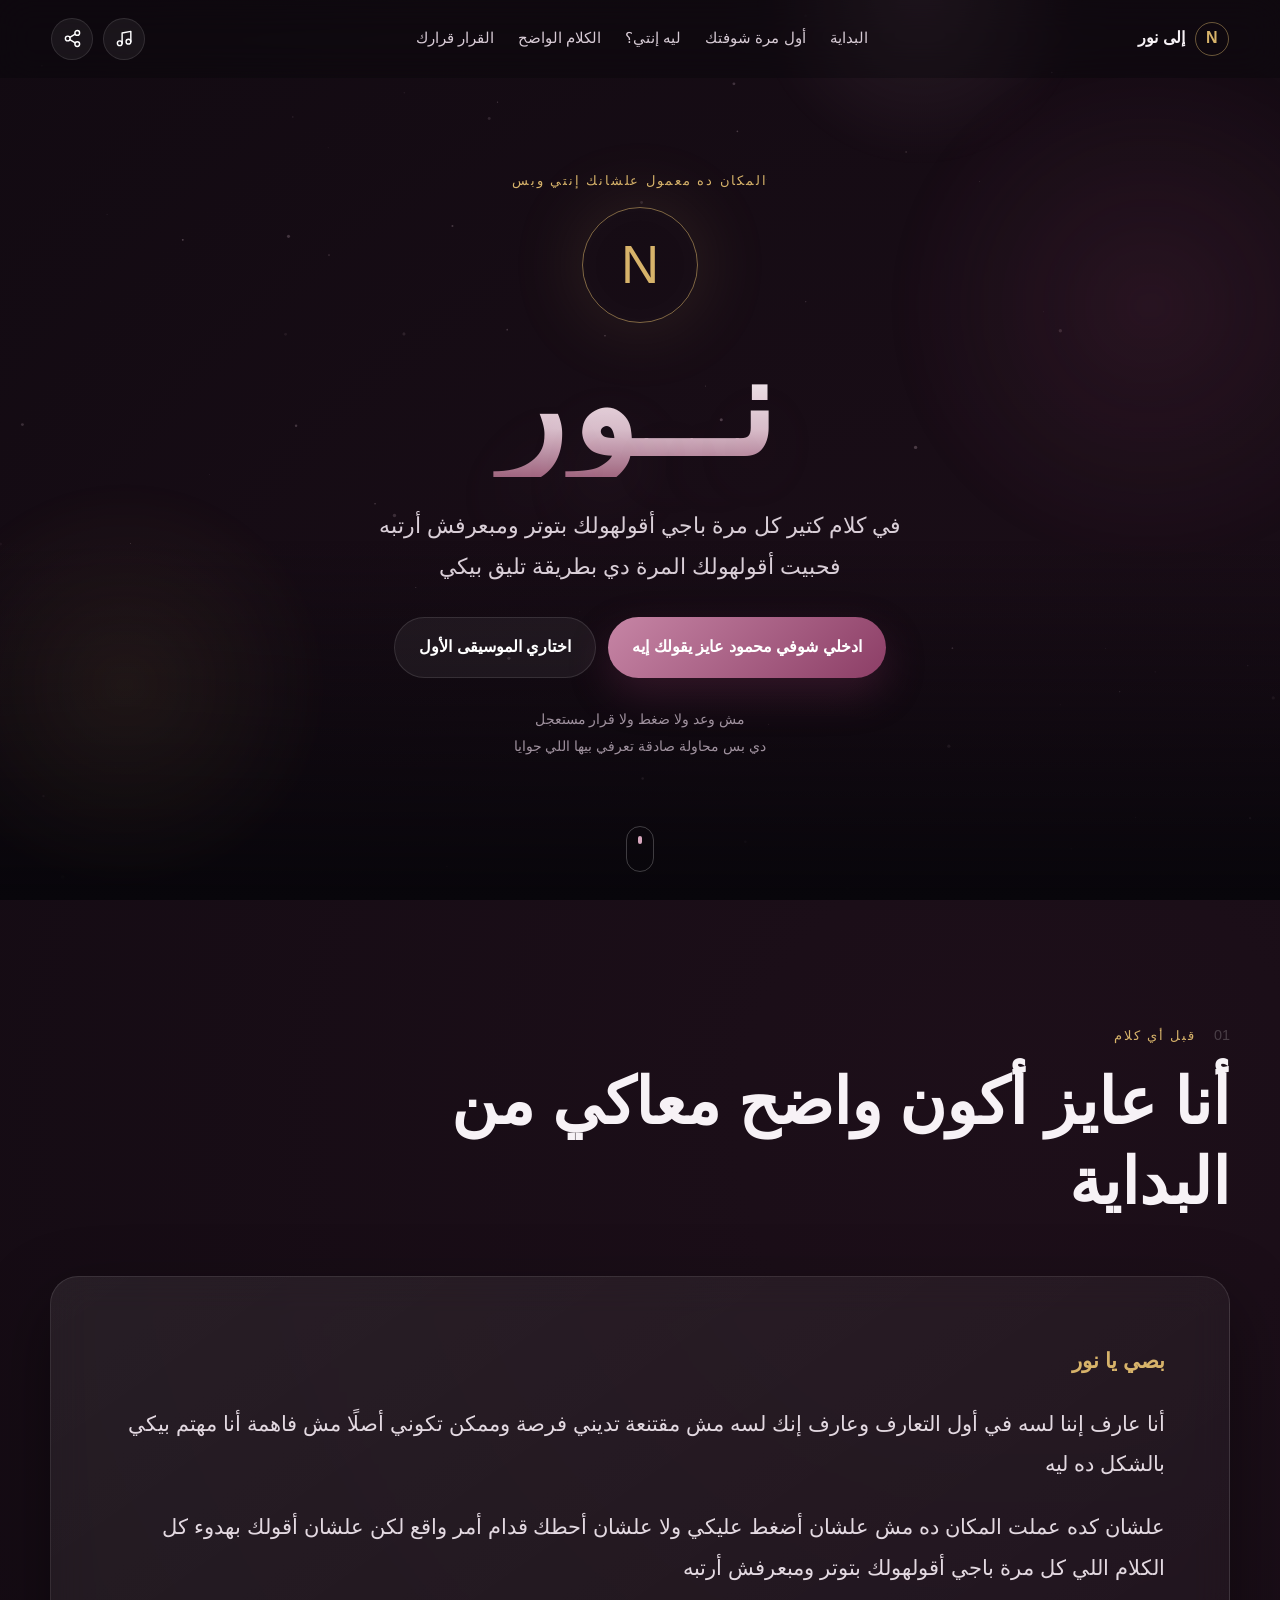
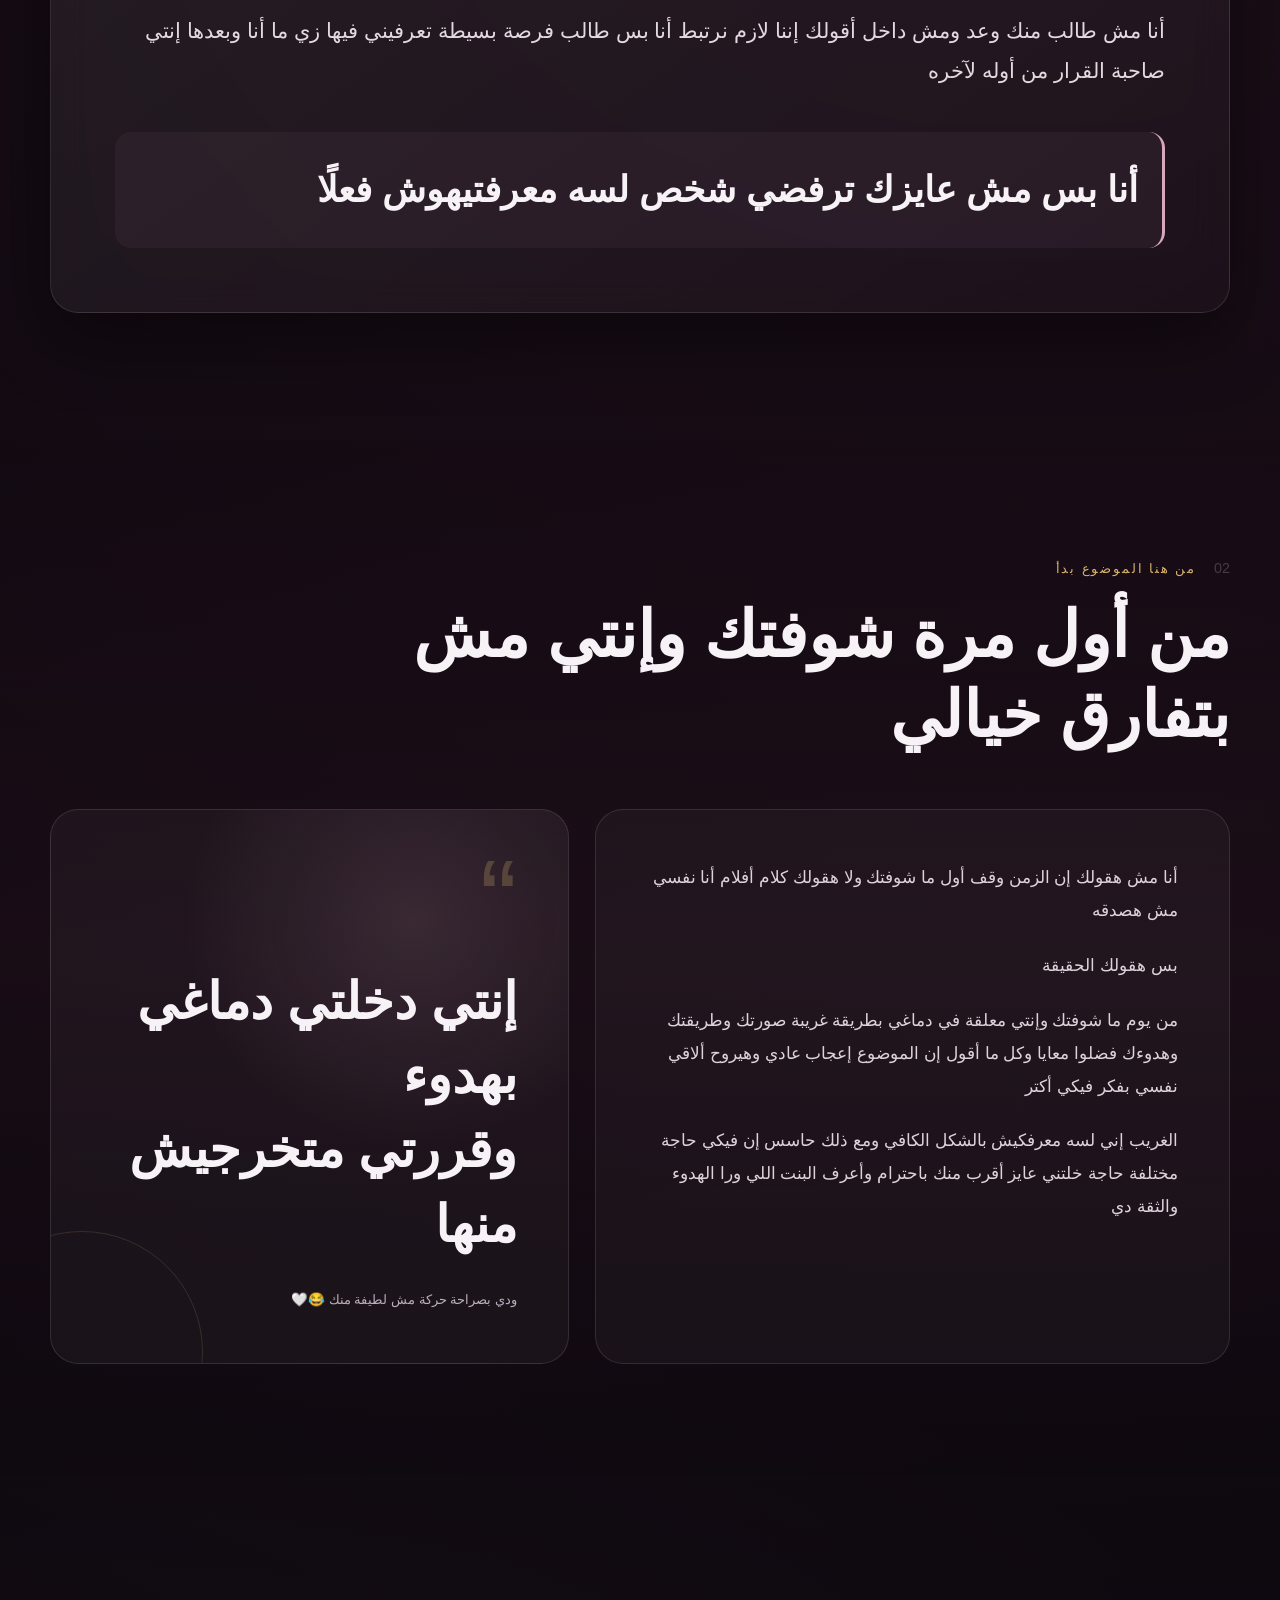
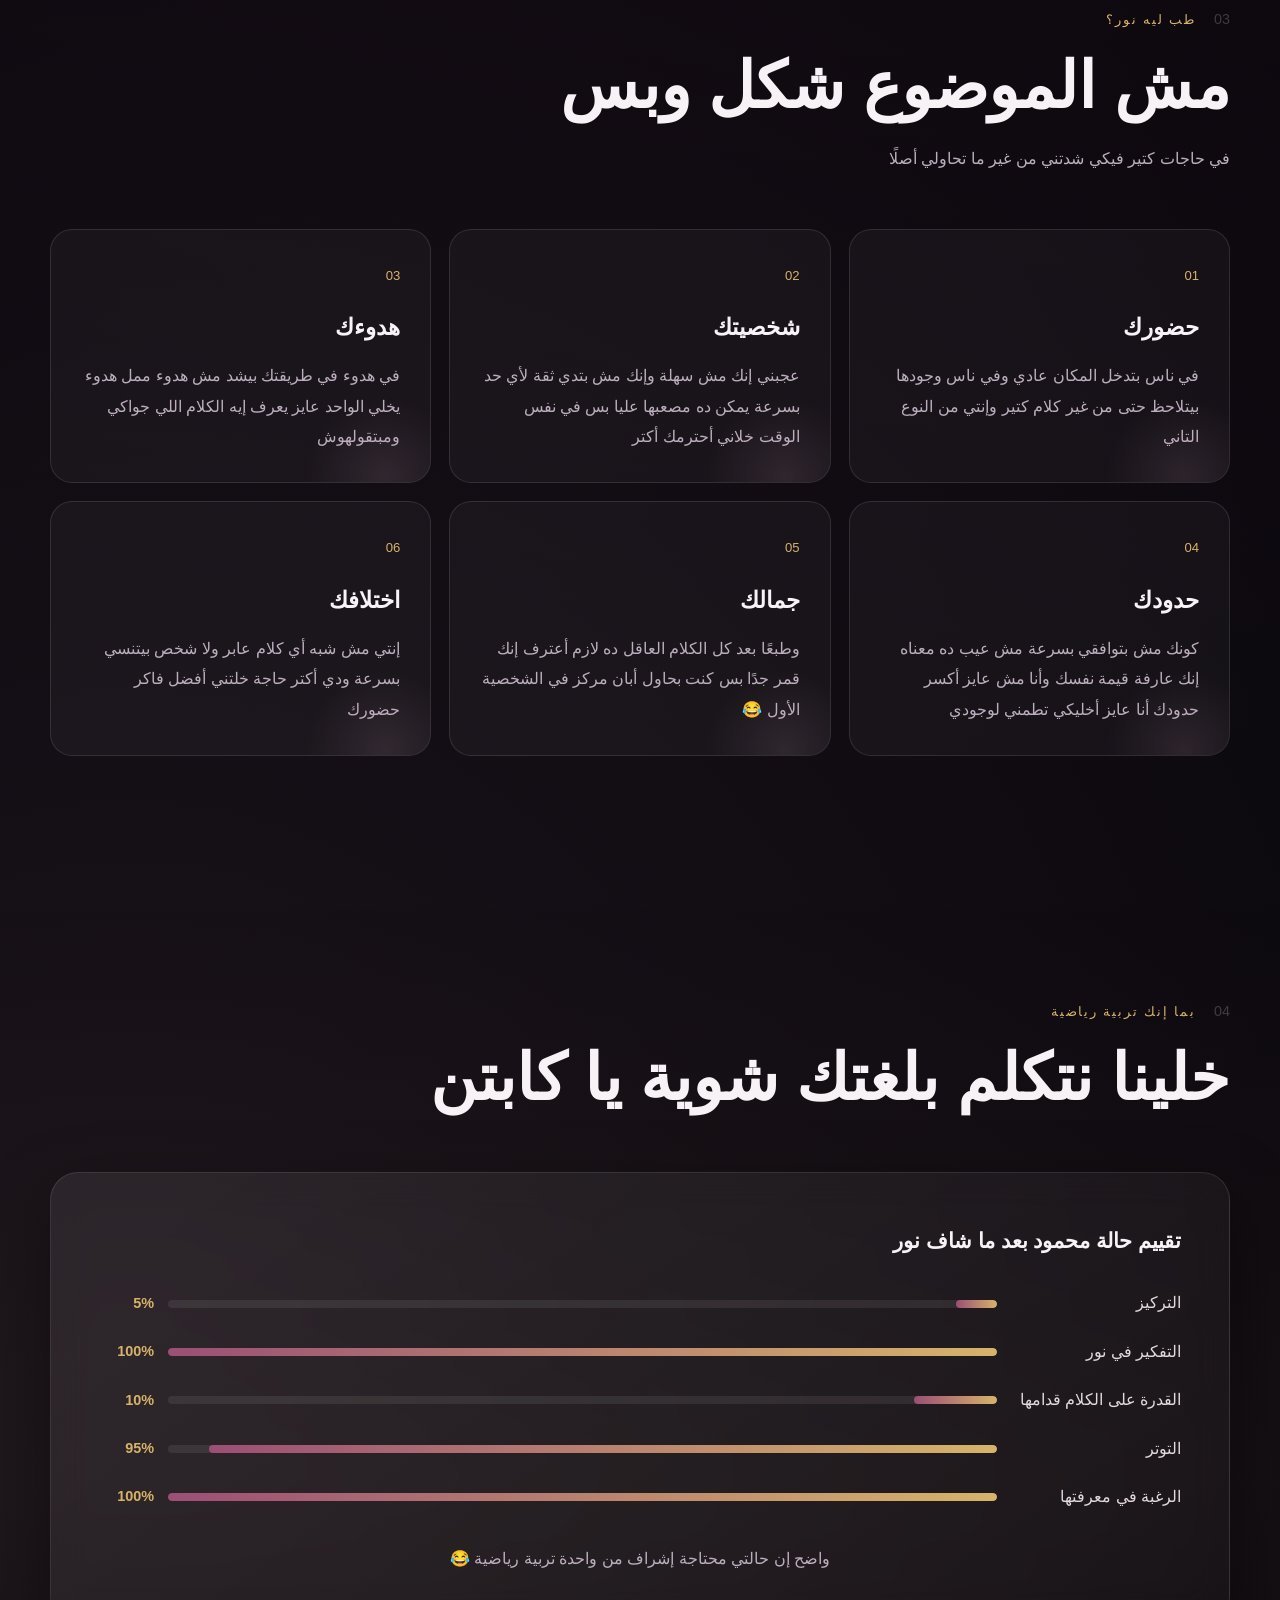
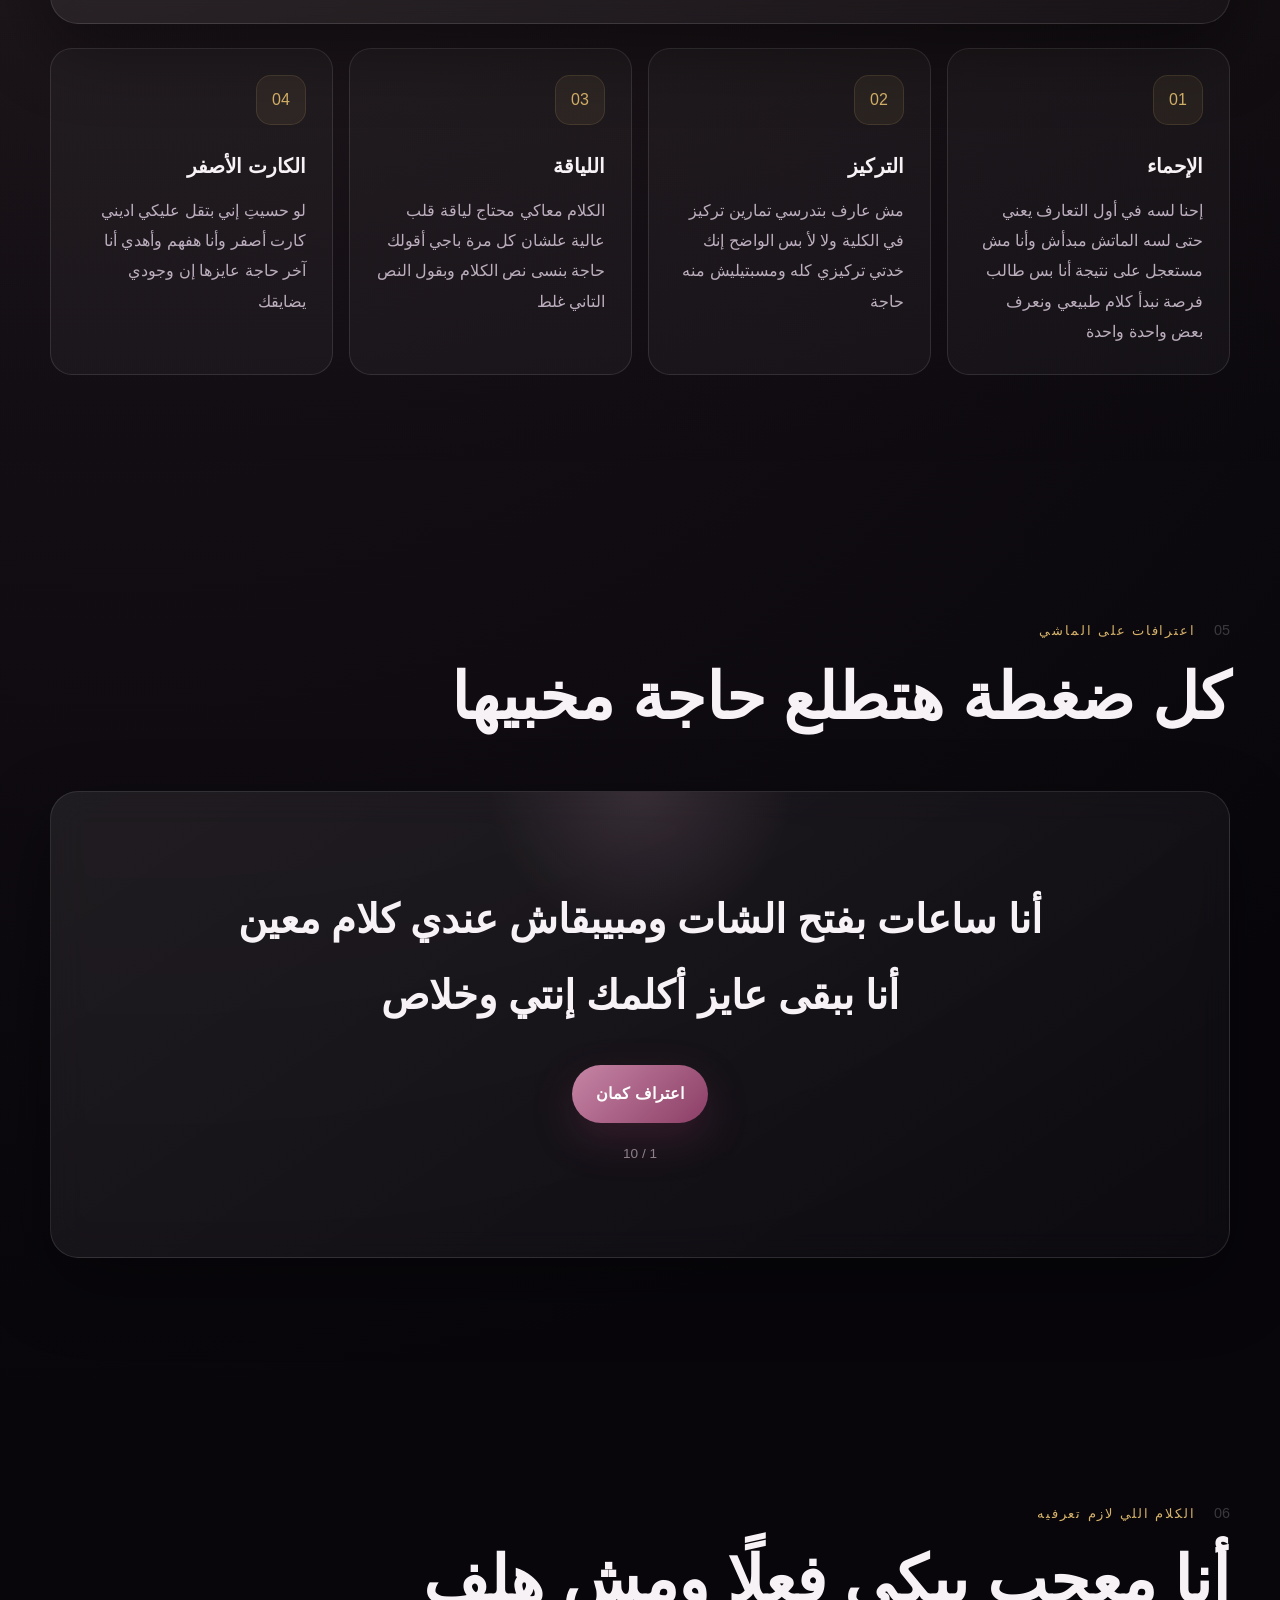
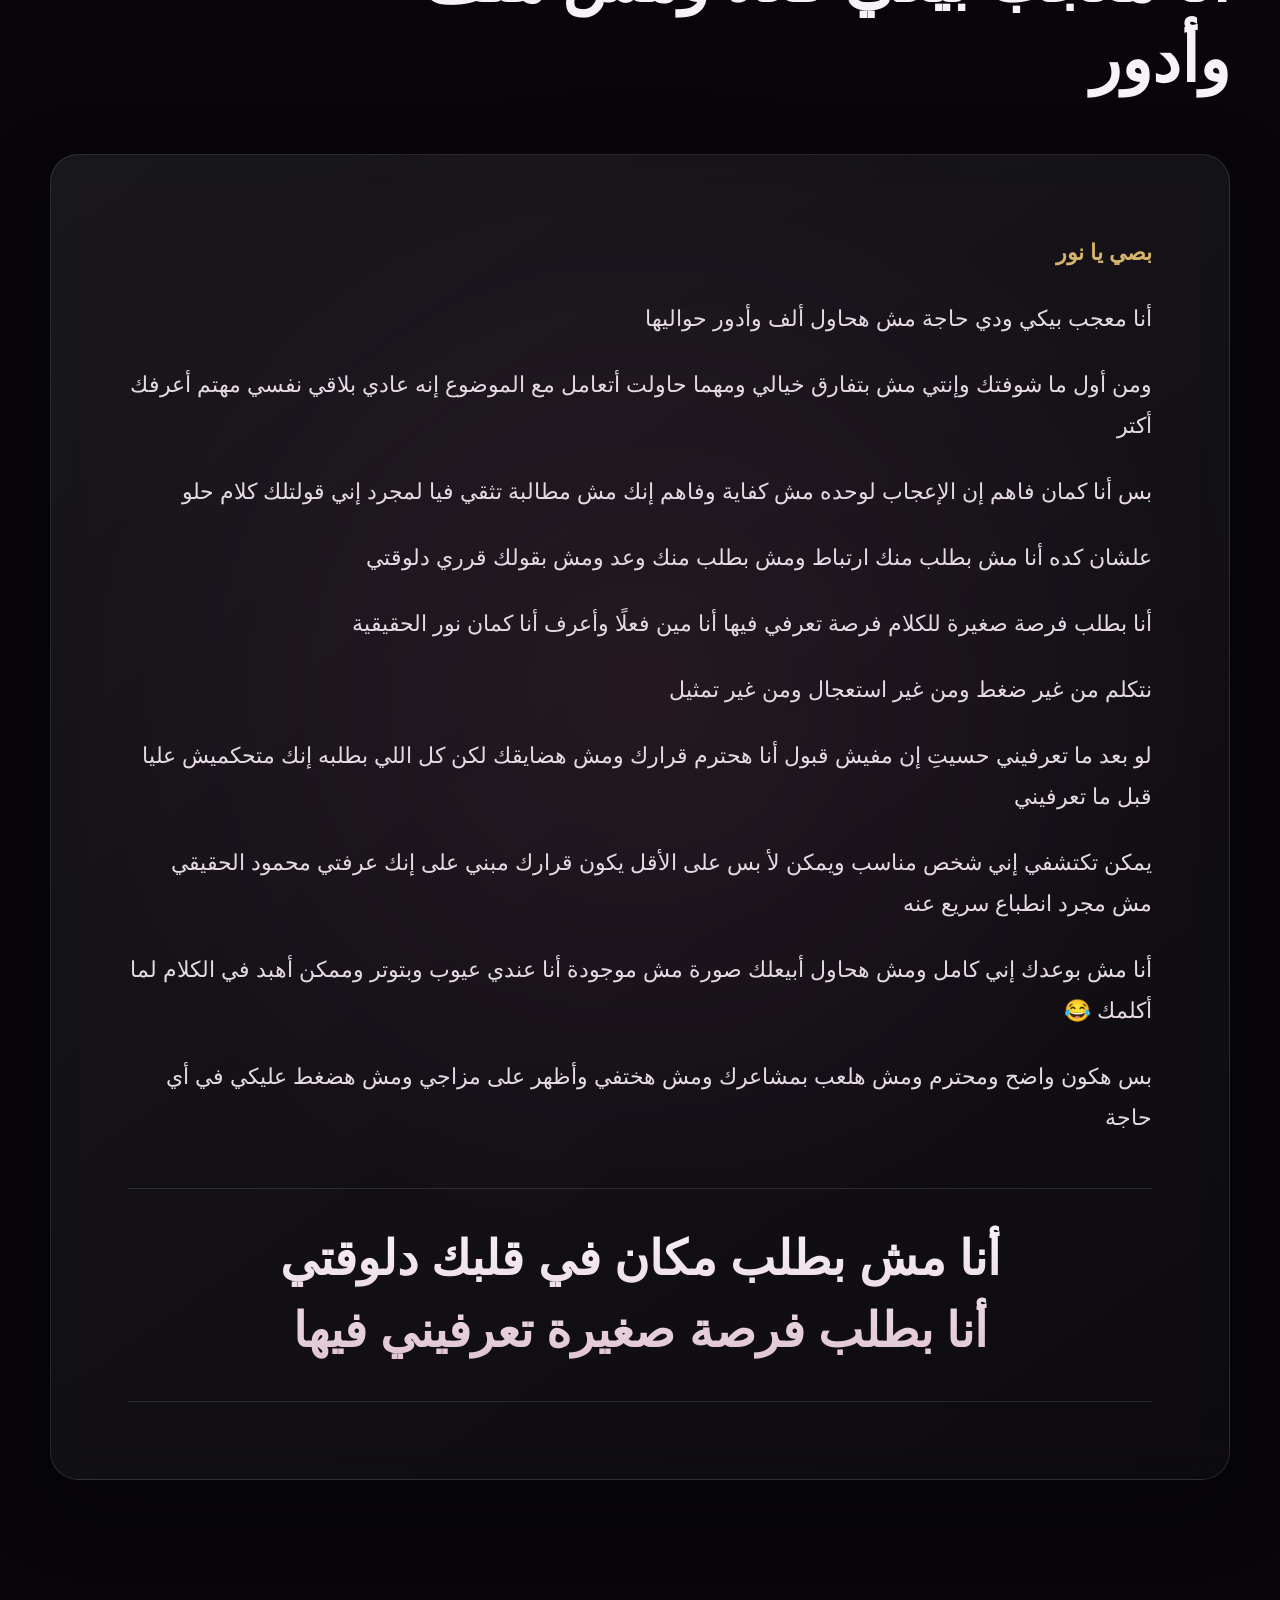
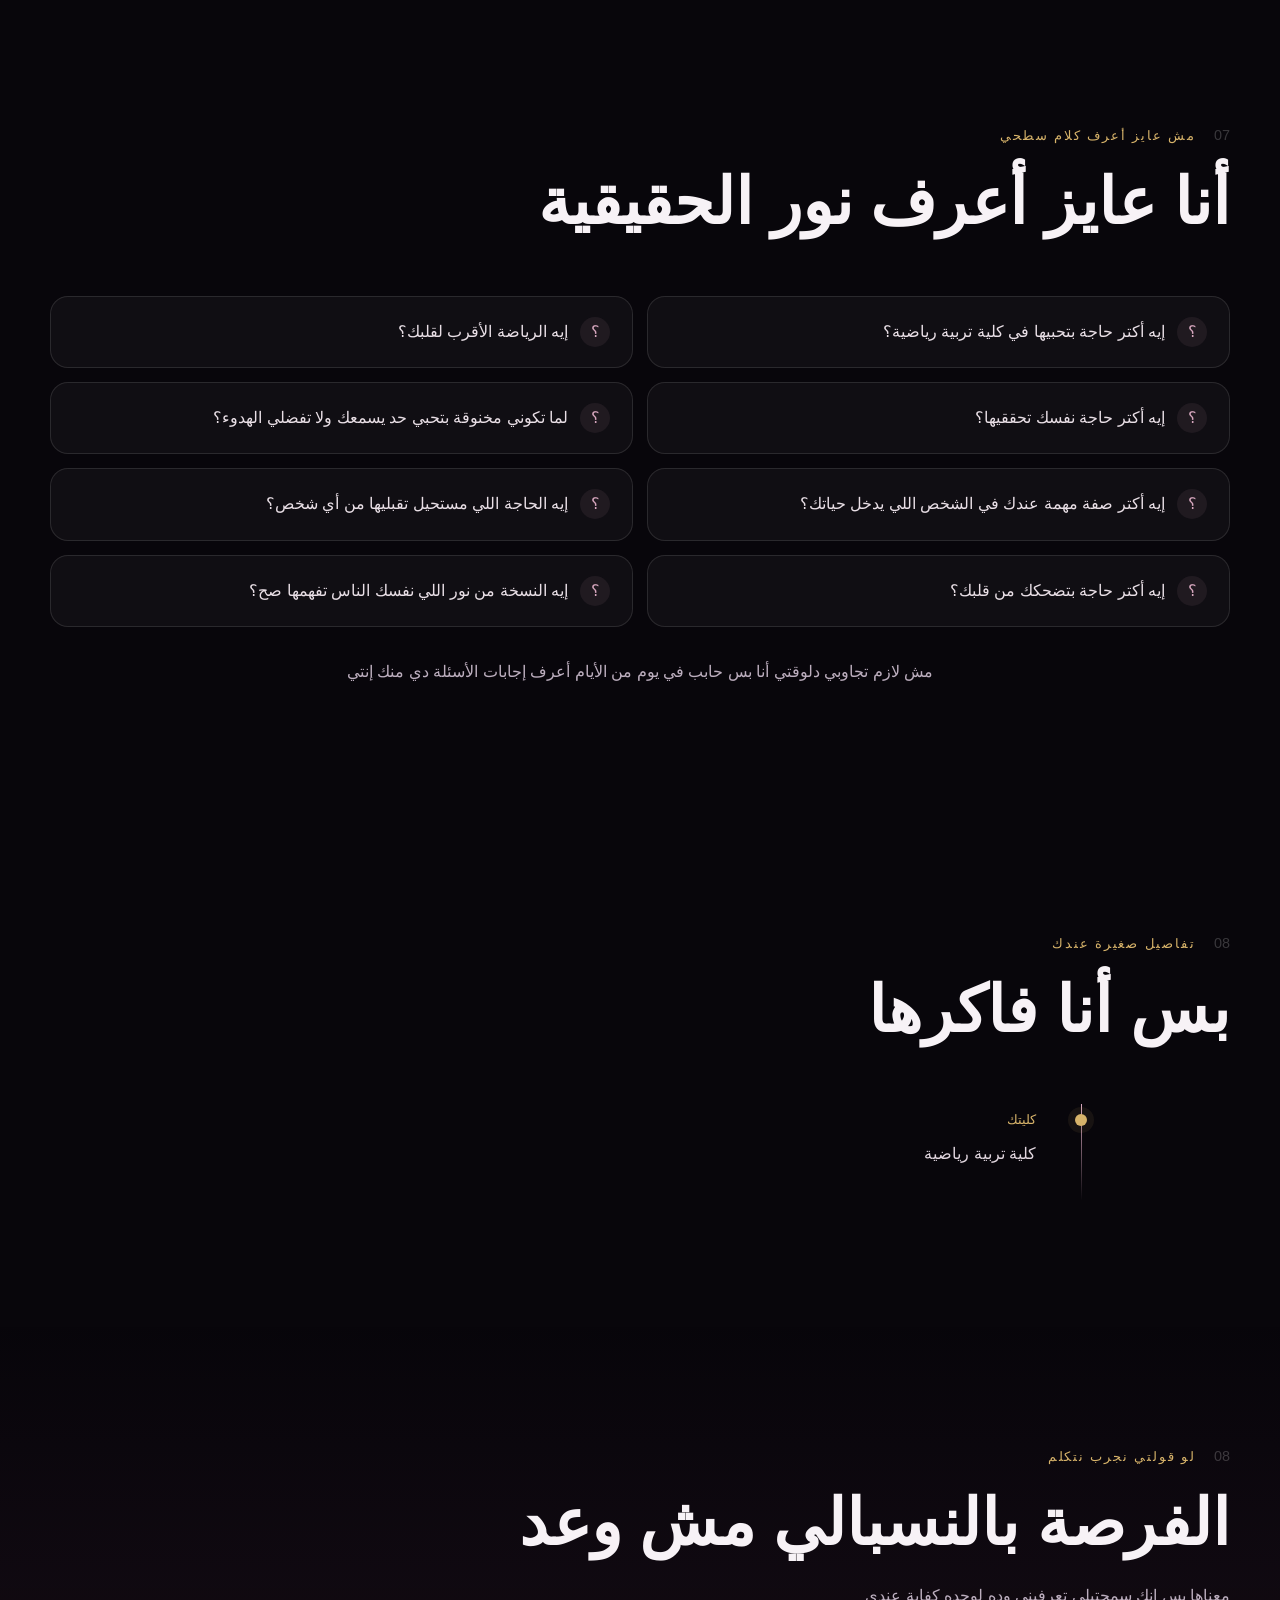
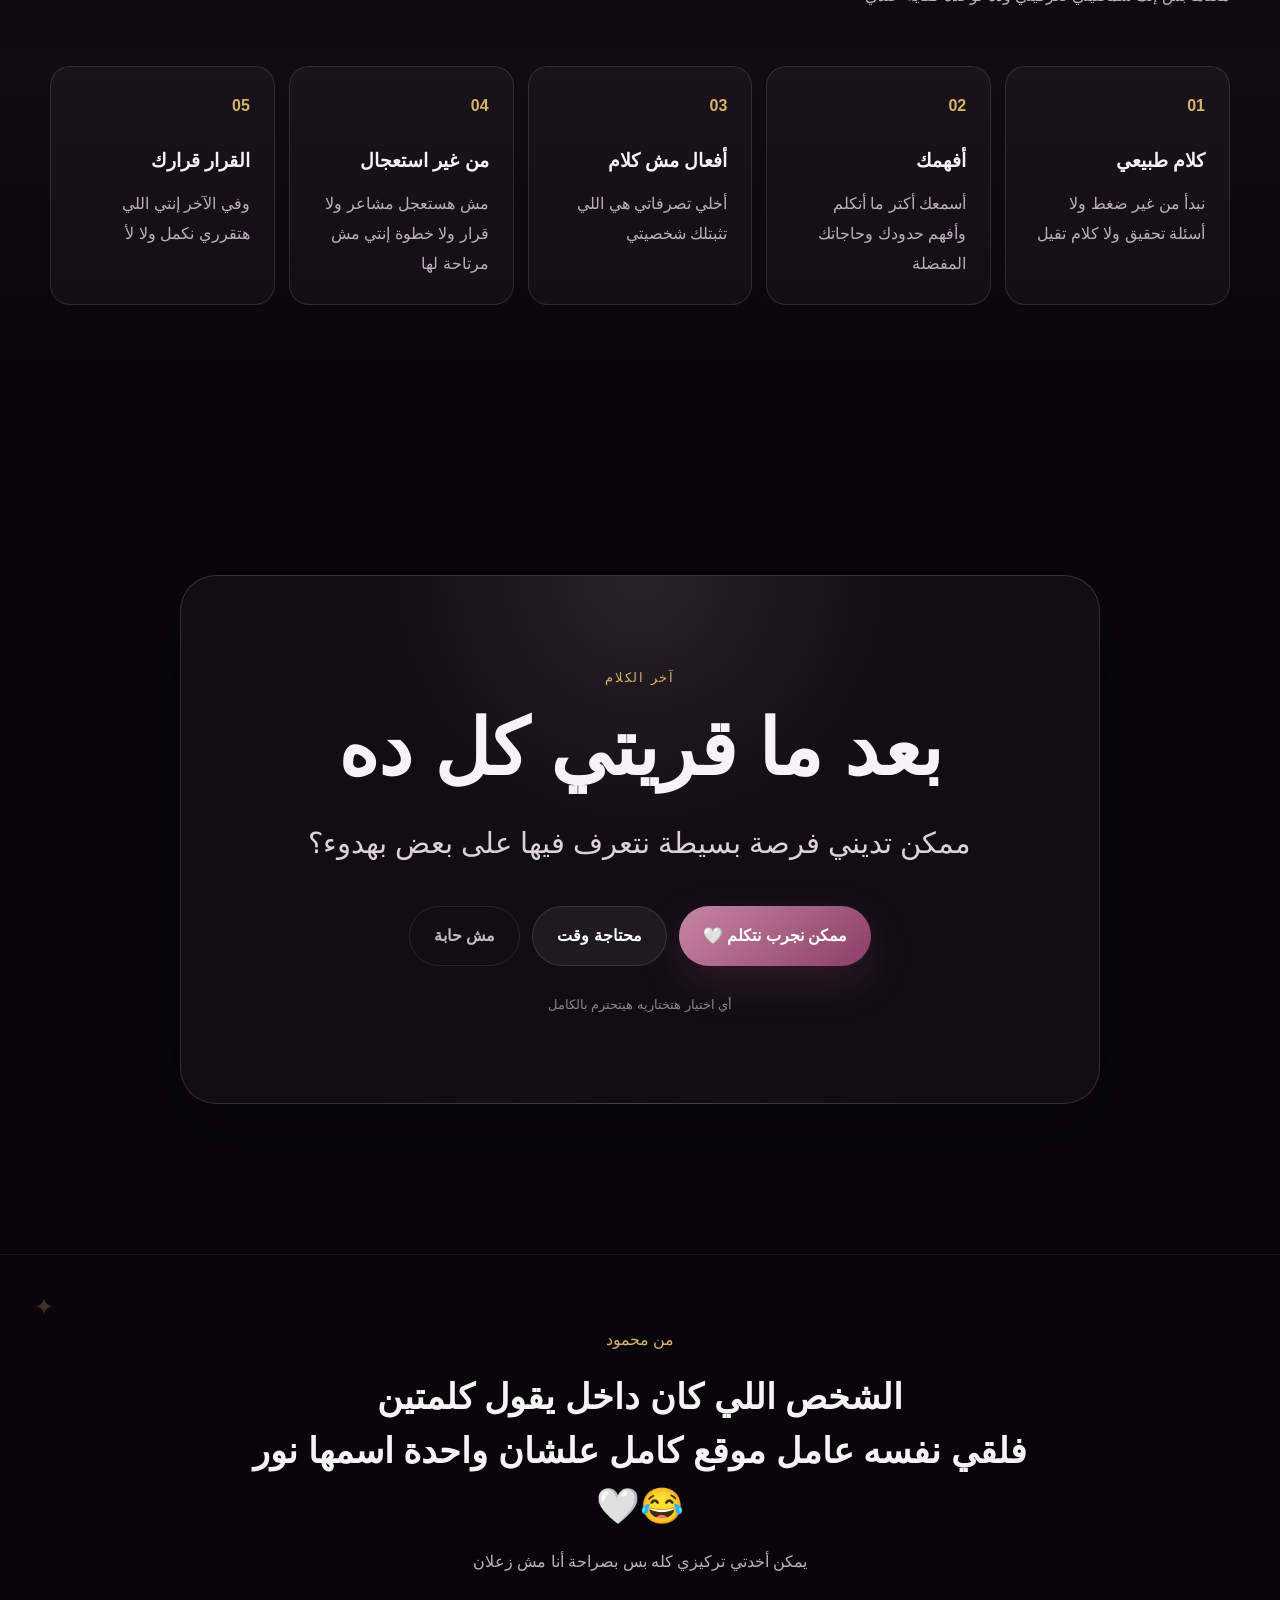
<file: index.html>
<!DOCTYPE html>
<html lang="ar" dir="rtl">
<head>
  <meta charset="UTF-8" />
  <meta name="viewport" content="width=device-width, initial-scale=1.0" />
  <meta name="theme-color" content="#0b0710" />
  <meta name="description" content="رسالة خاصة إلى نور" />
  <title>إلى نور | من محمود</title>
  <link rel="stylesheet" href="style.css" />
</head>
<body>
  <noscript>
    <div class="noscript">الموقع محتاج JavaScript علشان التجربة تشتغل كاملة.</div>
  </noscript>

  <div class="cursor-glow" aria-hidden="true"></div>
  <canvas id="ambientCanvas" aria-hidden="true"></canvas>

  <div class="loader" id="loader" aria-live="polite">
    <div class="loader__mark">N</div>
    <p>بنرتب الكلام اللي كل مرة بنقف قدامك ومنعرفش نقوله</p>
    <div class="loader__bar"><span></span></div>
  </div>

  <header class="site-header" id="siteHeader">
    <a href="#hero" class="brand" aria-label="العودة للبداية">
      <span class="brand__mark">N</span>
      <span>إلى نور</span>
    </a>
    <nav class="nav" aria-label="التنقل الرئيسي">
      <a href="#beginning">البداية</a>
      <a href="#first-look">أول مرة شوفتك</a>
      <a href="#why-noor">ليه إنتي؟</a>
      <a href="#message">الكلام الواضح</a>
      <a href="#decision">القرار قرارك</a>
    </nav>
    <div class="header-actions">
      <button class="icon-btn" id="musicToggle" aria-label="تشغيل أو إيقاف الموسيقى" title="الموسيقى">
        <svg viewBox="0 0 24 24" aria-hidden="true"><path d="M9 18V5l11-2v13"/><circle cx="6" cy="18" r="3"/><circle cx="17" cy="16" r="3"/></svg>
      </button>
      <button class="icon-btn" id="shareBtn" aria-label="مشاركة الموقع" title="مشاركة">
        <svg viewBox="0 0 24 24" aria-hidden="true"><circle cx="18" cy="5" r="3"/><circle cx="6" cy="12" r="3"/><circle cx="18" cy="19" r="3"/><path d="m8.6 10.7 6.8-4.2M8.6 13.3l6.8 4.2"/></svg>
      </button>
    </div>
  </header>

  <div class="reading-progress" aria-hidden="true"><span id="readingProgress"></span></div>

  <main>
    <section class="hero" id="hero">
      <div class="hero__orb hero__orb--one"></div>
      <div class="hero__orb hero__orb--two"></div>
      <div class="hero__content reveal is-visible">
        <span class="eyebrow">المكان ده معمول علشانك إنتي وبس</span>
        <div class="hero__letter">N</div>
        <h1>نــور</h1>
        <p class="hero__lead">في كلام كتير كل مرة باجي أقولهولك بتوتر ومبعرفش أرتبه<br>فحبيت أقولهولك المرة دي بطريقة تليق بيكي</p>
        <div class="hero__actions">
          <a href="#beginning" class="btn btn--primary">ادخلي شوفي محمود عايز يقولك إيه</a>
          <button class="btn btn--ghost" id="openMusicChoice">اختاري الموسيقى الأول</button>
        </div>
        <p class="hero__note">مش وعد ولا ضغط ولا قرار مستعجل<br>دي بس محاولة صادقة تعرفي بيها اللي جوايا</p>
      </div>
      <a href="#beginning" class="scroll-cue" aria-label="انزلي للقسم التالي"><span></span></a>
    </section>

    <section class="section" id="beginning">
      <div class="section__head reveal">
        <span class="section-number">01</span>
        <span class="eyebrow">قبل أي كلام</span>
        <h2>أنا عايز أكون واضح معاكي من البداية</h2>
      </div>
      <div class="letter-card reveal">
        <p>بصي يا نور</p>
        <p>أنا عارف إننا لسه في أول التعارف وعارف إنك لسه مش مقتنعة تديني فرصة وممكن تكوني أصلًا مش فاهمة أنا مهتم بيكي بالشكل ده ليه</p>
        <p>علشان كده عملت المكان ده مش علشان أضغط عليكي ولا علشان أحطك قدام أمر واقع لكن علشان أقولك بهدوء كل الكلام اللي كل مرة باجي أقولهولك بتوتر ومبعرفش أرتبه</p>
        <p>أنا مش طالب منك وعد ومش داخل أقولك إننا لازم نرتبط أنا بس طالب فرصة بسيطة تعرفيني فيها زي ما أنا وبعدها إنتي صاحبة القرار من أوله لآخره</p>
        <blockquote>أنا بس مش عايزك ترفضي شخص لسه معرفتيهوش فعلًا</blockquote>
      </div>
    </section>

    <section class="section section--cinematic" id="first-look">
      <div class="section__head reveal">
        <span class="section-number">02</span>
        <span class="eyebrow">من هنا الموضوع بدأ</span>
        <h2>من أول مرة شوفتك وإنتي مش بتفارق خيالي</h2>
      </div>
      <div class="split-story">
        <div class="story-copy reveal">
          <p>أنا مش هقولك إن الزمن وقف أول ما شوفتك ولا هقولك كلام أفلام أنا نفسي مش هصدقه</p>
          <p>بس هقولك الحقيقة</p>
          <p>من يوم ما شوفتك وإنتي معلقة في دماغي بطريقة غريبة صورتك وطريقتك وهدوءك فضلوا معايا وكل ما أقول إن الموضوع إعجاب عادي وهيروح ألاقي نفسي بفكر فيكي أكتر</p>
          <p>الغريب إني لسه معرفكيش بالشكل الكافي ومع ذلك حاسس إن فيكي حاجة مختلفة حاجة خلتني عايز أقرب منك باحترام وأعرف البنت اللي ورا الهدوء والثقة دي</p>
        </div>
        <div class="quote-panel reveal">
          <span class="quote-mark">“</span>
          <p>إنتي دخلتي دماغي بهدوء<br>وقررتي متخرجيش منها</p>
          <small>ودي بصراحة حركة مش لطيفة منك 😂🤍</small>
        </div>
      </div>
    </section>

    <section class="section" id="why-noor">
      <div class="section__head reveal">
        <span class="section-number">03</span>
        <span class="eyebrow">طب ليه نور؟</span>
        <h2>مش الموضوع شكل وبس</h2>
        <p>في حاجات كتير فيكي شدتني من غير ما تحاولي أصلًا</p>
      </div>
      <div class="cards-grid">
        <article class="detail-card reveal">
          <span>01</span><h3>حضورك</h3>
          <p>في ناس بتدخل المكان عادي وفي ناس وجودها بيتلاحظ حتى من غير كلام كتير وإنتي من النوع التاني</p>
        </article>
        <article class="detail-card reveal">
          <span>02</span><h3>شخصيتك</h3>
          <p>عجبني إنك مش سهلة وإنك مش بتدي ثقة لأي حد بسرعة يمكن ده مصعبها عليا بس في نفس الوقت خلاني أحترمك أكتر</p>
        </article>
        <article class="detail-card reveal">
          <span>03</span><h3>هدوءك</h3>
          <p>في هدوء في طريقتك بيشد مش هدوء ممل هدوء يخلي الواحد عايز يعرف إيه الكلام اللي جواكي ومبتقولهوش</p>
        </article>
        <article class="detail-card reveal">
          <span>04</span><h3>حدودك</h3>
          <p>كونك مش بتوافقي بسرعة مش عيب ده معناه إنك عارفة قيمة نفسك وأنا مش عايز أكسر حدودك أنا عايز أخليكي تطمني لوجودي</p>
        </article>
        <article class="detail-card reveal">
          <span>05</span><h3>جمالك</h3>
          <p>وطبعًا بعد كل الكلام العاقل ده لازم أعترف إنك قمر جدًا بس كنت بحاول أبان مركز في الشخصية الأول 😂</p>
        </article>
        <article class="detail-card reveal">
          <span>06</span><h3>اختلافك</h3>
          <p>إنتي مش شبه أي كلام عابر ولا شخص بيتنسي بسرعة ودي أكتر حاجة خلتني أفضل فاكر حضورك</p>
        </article>
      </div>
    </section>

    <section class="section section--sport" id="sport">
      <div class="section__head reveal">
        <span class="section-number">04</span>
        <span class="eyebrow">بما إنك تربية رياضية</span>
        <h2>خلينا نتكلم بلغتك شوية يا كابتن</h2>
      </div>

      <div class="status-panel reveal">
        <div class="status-panel__title">تقييم حالة محمود بعد ما شاف نور</div>
        <div class="meter-row"><span>التركيز</span><div class="meter"><i style="--value:5%"></i></div><b>5%</b></div>
        <div class="meter-row"><span>التفكير في نور</span><div class="meter"><i style="--value:100%"></i></div><b>100%</b></div>
        <div class="meter-row"><span>القدرة على الكلام قدامها</span><div class="meter"><i style="--value:10%"></i></div><b>10%</b></div>
        <div class="meter-row"><span>التوتر</span><div class="meter"><i style="--value:95%"></i></div><b>95%</b></div>
        <div class="meter-row"><span>الرغبة في معرفتها</span><div class="meter"><i style="--value:100%"></i></div><b>100%</b></div>
        <p>واضح إن حالتي محتاجة إشراف من واحدة تربية رياضية 😂</p>
      </div>

      <div class="sport-cards">
        <article class="sport-card reveal"><div class="sport-card__icon">01</div><h3>الإحماء</h3><p>إحنا لسه في أول التعارف يعني حتى لسه الماتش مبدأش وأنا مش مستعجل على نتيجة أنا بس طالب فرصة نبدأ كلام طبيعي ونعرف بعض واحدة واحدة</p></article>
        <article class="sport-card reveal"><div class="sport-card__icon">02</div><h3>التركيز</h3><p>مش عارف بتدرسي تمارين تركيز في الكلية ولا لأ بس الواضح إنك خدتي تركيزي كله ومسبتيليش منه حاجة</p></article>
        <article class="sport-card reveal"><div class="sport-card__icon">03</div><h3>اللياقة</h3><p>الكلام معاكي محتاج لياقة قلب عالية علشان كل مرة باجي أقولك حاجة بنسى نص الكلام وبقول النص التاني غلط</p></article>
        <article class="sport-card reveal"><div class="sport-card__icon">04</div><h3>الكارت الأصفر</h3><p>لو حسيتِ إني بتقل عليكي اديني كارت أصفر وأنا هفهم وأهدي أنا آخر حاجة عايزها إن وجودي يضايقك</p></article>
      </div>
    </section>

    <section class="section" id="confessions">
      <div class="section__head reveal">
        <span class="section-number">05</span>
        <span class="eyebrow">اعترافات على الماشي</span>
        <h2>كل ضغطة هتطلع حاجة مخبيها</h2>
      </div>
      <div class="confession-box reveal">
        <div class="confession-box__glow"></div>
        <p id="confessionText">أنا ساعات بفتح الشات ومبيبقاش عندي كلام معين أنا ببقى عايز أكلمك إنتي وخلاص</p>
        <button class="btn btn--primary" id="nextConfession">اعتراف كمان</button>
        <span id="confessionCount">1 / 10</span>
      </div>
    </section>

    <section class="section section--focus" id="message">
      <div class="section__head reveal">
        <span class="section-number">06</span>
        <span class="eyebrow">الكلام اللي لازم تعرفيه</span>
        <h2>أنا معجب بيكي فعلًا ومش هلف وأدور</h2>
      </div>
      <div class="main-message reveal">
        <p>بصي يا نور</p>
        <p>أنا معجب بيكي ودي حاجة مش هحاول ألف وأدور حواليها</p>
        <p>ومن أول ما شوفتك وإنتي مش بتفارق خيالي ومهما حاولت أتعامل مع الموضوع إنه عادي بلاقي نفسي مهتم أعرفك أكتر</p>
        <p>بس أنا كمان فاهم إن الإعجاب لوحده مش كفاية وفاهم إنك مش مطالبة تثقي فيا لمجرد إني قولتلك كلام حلو</p>
        <p>علشان كده أنا مش بطلب منك ارتباط ومش بطلب منك وعد ومش بقولك قرري دلوقتي</p>
        <p>أنا بطلب فرصة صغيرة للكلام فرصة تعرفي فيها أنا مين فعلًا وأعرف أنا كمان نور الحقيقية</p>
        <p>نتكلم من غير ضغط ومن غير استعجال ومن غير تمثيل</p>
        <p>لو بعد ما تعرفيني حسيتِ إن مفيش قبول أنا هحترم قرارك ومش هضايقك لكن كل اللي بطلبه إنك متحكميش عليا قبل ما تعرفيني</p>
        <p>يمكن تكتشفي إني شخص مناسب ويمكن لأ بس على الأقل يكون قرارك مبني على إنك عرفتي محمود الحقيقي مش مجرد انطباع سريع عنه</p>
        <p>أنا مش بوعدك إني كامل ومش هحاول أبيعلك صورة مش موجودة أنا عندي عيوب وبتوتر وممكن أهبد في الكلام لما أكلمك 😂</p>
        <p>بس هكون واضح ومحترم ومش هلعب بمشاعرك ومش هختفي وأظهر على مزاجي ومش هضغط عليكي في أي حاجة</p>
        <strong>أنا مش بطلب مكان في قلبك دلوقتي<br>أنا بطلب فرصة صغيرة تعرفيني فيها</strong>
      </div>
    </section>

    <section class="section" id="questions">
      <div class="section__head reveal">
        <span class="section-number">07</span>
        <span class="eyebrow">مش عايز أعرف كلام سطحي</span>
        <h2>أنا عايز أعرف نور الحقيقية</h2>
      </div>
      <div class="questions-list reveal">
        <button>إيه أكتر حاجة بتحبيها في كلية تربية رياضية؟</button>
        <button>إيه الرياضة الأقرب لقلبك؟</button>
        <button>إيه أكتر حاجة نفسك تحققيها؟</button>
        <button>لما تكوني مخنوقة بتحبي حد يسمعك ولا تفضلي الهدوء؟</button>
        <button>إيه أكتر صفة مهمة عندك في الشخص اللي يدخل حياتك؟</button>
        <button>إيه الحاجة اللي مستحيل تقبليها من أي شخص؟</button>
        <button>إيه أكتر حاجة بتضحكك من قلبك؟</button>
        <button>إيه النسخة من نور اللي نفسك الناس تفهمها صح؟</button>
      </div>
      <p class="center-note reveal">مش لازم تجاوبي دلوقتي أنا بس حابب في يوم من الأيام أعرف إجابات الأسئلة دي منك إنتي</p>
    </section>

    <section class="section" id="detailsSection" hidden>
      <div class="section__head reveal">
        <span class="section-number">08</span>
        <span class="eyebrow">تفاصيل صغيرة عندك</span>
        <h2>بس أنا فاكرها</h2>
      </div>
      <div class="timeline" id="personalTimeline"></div>
    </section>

    <section class="section section--promise" id="chance">
      <div class="section__head reveal">
        <span class="section-number">08</span>
        <span class="eyebrow">لو قولتي نجرب نتكلم</span>
        <h2>الفرصة بالنسبالي مش وعد</h2>
        <p>معناها بس إنك سمحتيلي تعرفيني وده لوحده كفاية عندي</p>
      </div>
      <div class="steps">
        <article class="step reveal"><b>01</b><h3>كلام طبيعي</h3><p>نبدأ من غير ضغط ولا أسئلة تحقيق ولا كلام تقيل</p></article>
        <article class="step reveal"><b>02</b><h3>أفهمك</h3><p>أسمعك أكتر ما أتكلم وأفهم حدودك وحاجاتك المفضلة</p></article>
        <article class="step reveal"><b>03</b><h3>أفعال مش كلام</h3><p>أخلي تصرفاتي هي اللي تثبتلك شخصيتي</p></article>
        <article class="step reveal"><b>04</b><h3>من غير استعجال</h3><p>مش هستعجل مشاعر ولا قرار ولا خطوة إنتي مش مرتاحة لها</p></article>
        <article class="step reveal"><b>05</b><h3>القرار قرارك</h3><p>وفي الآخر إنتي اللي هتقرري نكمل ولا لأ</p></article>
      </div>
    </section>

    <section class="section decision" id="decision">
      <div class="decision__inner reveal">
        <span class="eyebrow">آخر الكلام</span>
        <h2>بعد ما قريتي كل ده</h2>
        <p>ممكن تديني فرصة بسيطة نتعرف فيها على بعض بهدوء؟</p>
        <div class="decision__actions">
          <button class="btn btn--primary decision-btn" data-choice="yes">ممكن نجرب نتكلم 🤍</button>
          <button class="btn btn--ghost decision-btn" data-choice="time">محتاجة وقت</button>
          <button class="btn btn--subtle decision-btn" data-choice="no">مش حابة</button>
        </div>
        <small>أي اختيار هتختاريه هيتحترم بالكامل</small>
      </div>
    </section>
  </main>

  <footer class="footer">
    <button class="secret-star" id="secretStar" aria-label="رسالة سرية">✦</button>
    <p>من محمود</p>
    <h3>الشخص اللي كان داخل يقول كلمتين<br>فلقي نفسه عامل موقع كامل علشان واحدة اسمها نور 😂🤍</h3>
    <span>يمكن أخدتي تركيزي كله بس بصراحة أنا مش زعلان</span>
  </footer>

  <button class="back-to-top" id="backToTop" aria-label="العودة للأعلى">↑</button>

  <div class="modal" id="musicModal" aria-hidden="true" role="dialog" aria-modal="true" aria-labelledby="musicTitle">
    <div class="modal__card">
      <button class="modal__close" data-close-modal aria-label="إغلاق">×</button>
      <span class="eyebrow">تفصيلة صغيرة</span>
      <h2 id="musicTitle">تحبي تقري الكلام مع موسيقى هادية؟</h2>
      <div class="modal__actions">
        <button class="btn btn--primary" id="playMusic">آه شغّلها 🎧</button>
        <button class="btn btn--ghost" id="skipMusic">لأ خليني أركز في كلامك 😂</button>
      </div>
    </div>
  </div>

  <div class="modal" id="responseModal" aria-hidden="true" role="dialog" aria-modal="true" aria-labelledby="responseTitle">
    <div class="modal__card modal__card--response">
      <button class="modal__close" data-close-modal aria-label="إغلاق">×</button>
      <div class="response-icon" id="responseIcon">🤍</div>
      <h2 id="responseTitle"></h2>
      <p id="responseText"></p>
      <a class="btn btn--primary" id="whatsappBtn" href="#" target="_blank" rel="noopener" hidden>افتحي واتساب محمود</a>
    </div>
  </div>

  <div class="modal" id="secretModal" aria-hidden="true" role="dialog" aria-modal="true" aria-labelledby="secretTitle">
    <div class="modal__card modal__card--response">
      <button class="modal__close" data-close-modal aria-label="إغلاق">×</button>
      <div class="response-icon">✦</div>
      <h2 id="secretTitle">واضح إنك مركزة واكتشفتي الرسالة السرية 😂</h2>
      <p>كل تفصيلة هنا اتعملت علشانك مش علشان أبهرك بموقع لكن علشان أوصلك إنك فعلًا بقيتي شخص مهم في تفكيري وأيًا كان ردك أنا مبسوط إنك وصلتي لحد هنا وقريتي كلامي 🤍</p>
    </div>
  </div>

  <div class="toast" id="toast" role="status" aria-live="polite"></div>

  <!-- ضع ملف الموسيقى باسم romantic.mp3 داخل نفس مجلد الموقع -->
  <audio id="bgMusic" loop preload="none">
    <source src="romantic.mp3" type="audio/mpeg" />
  </audio>

  <script src="script.js"></script>
</body>
</html>
</file>
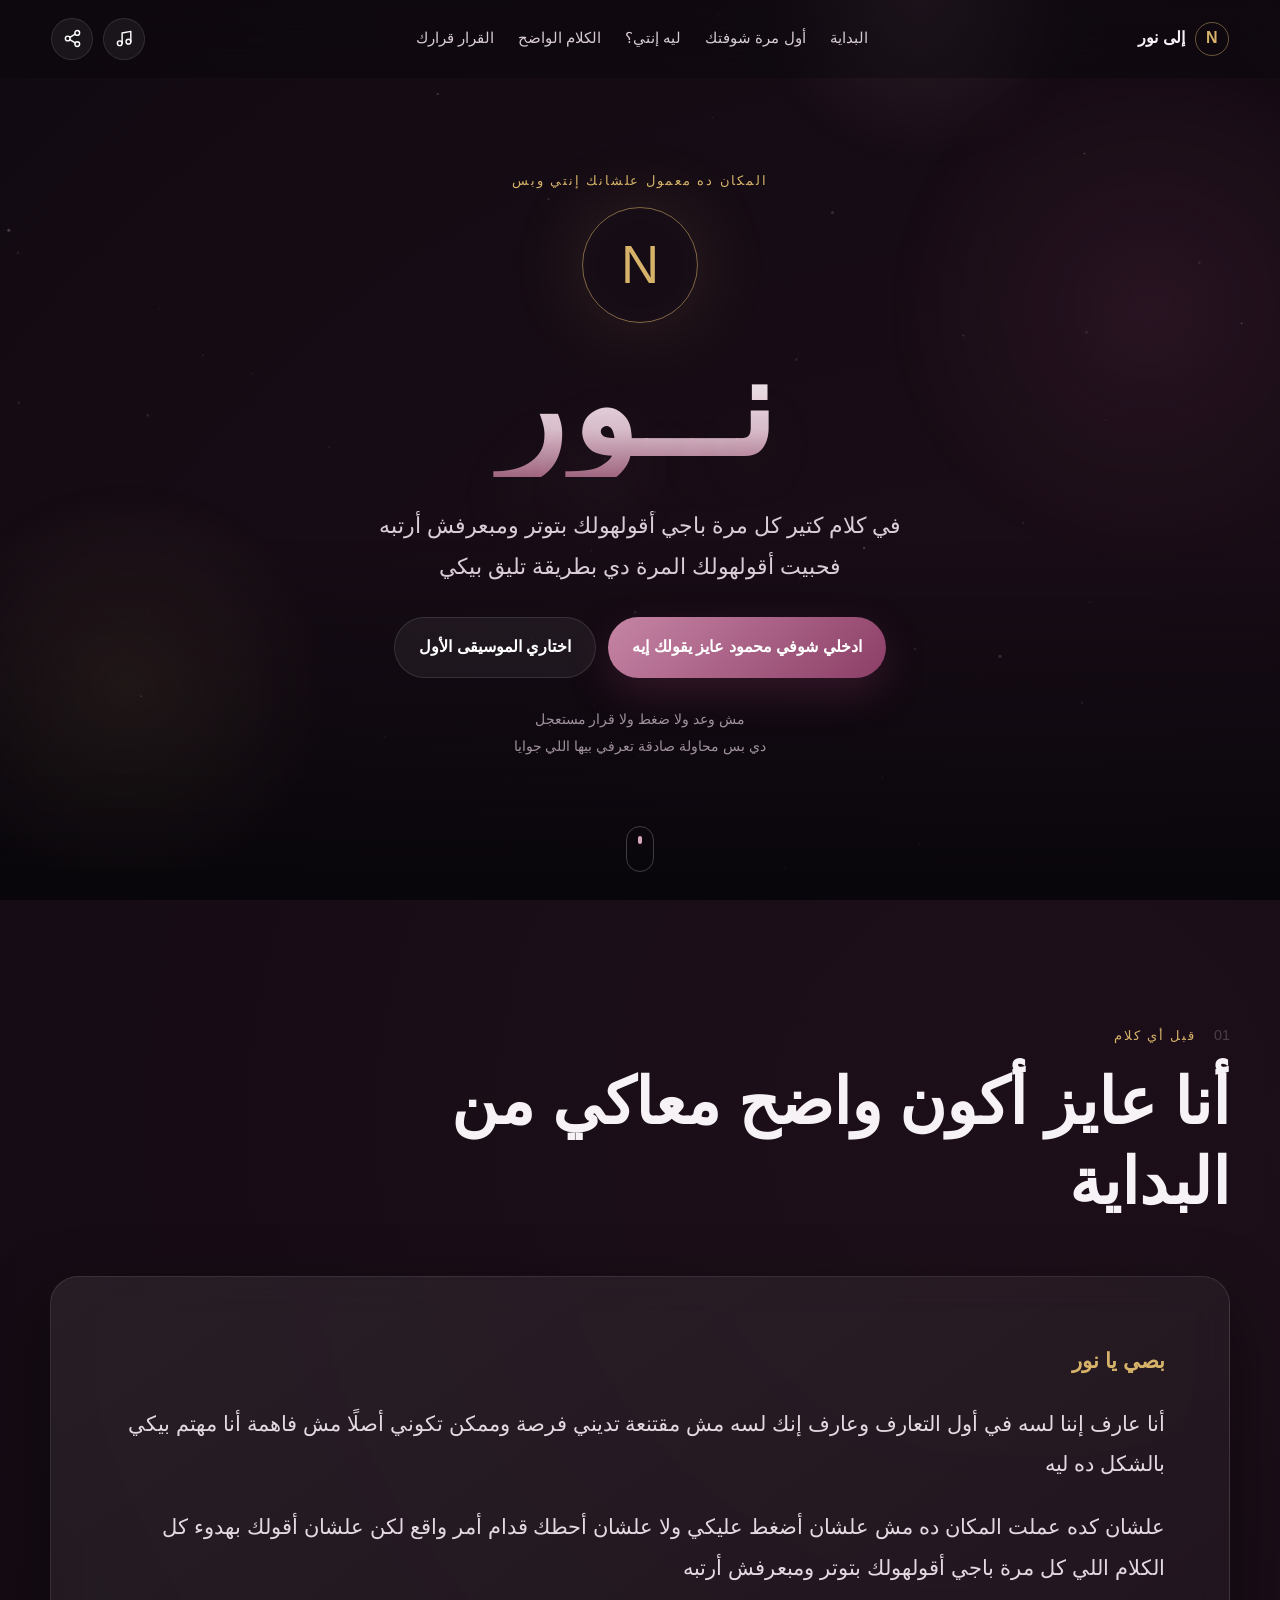
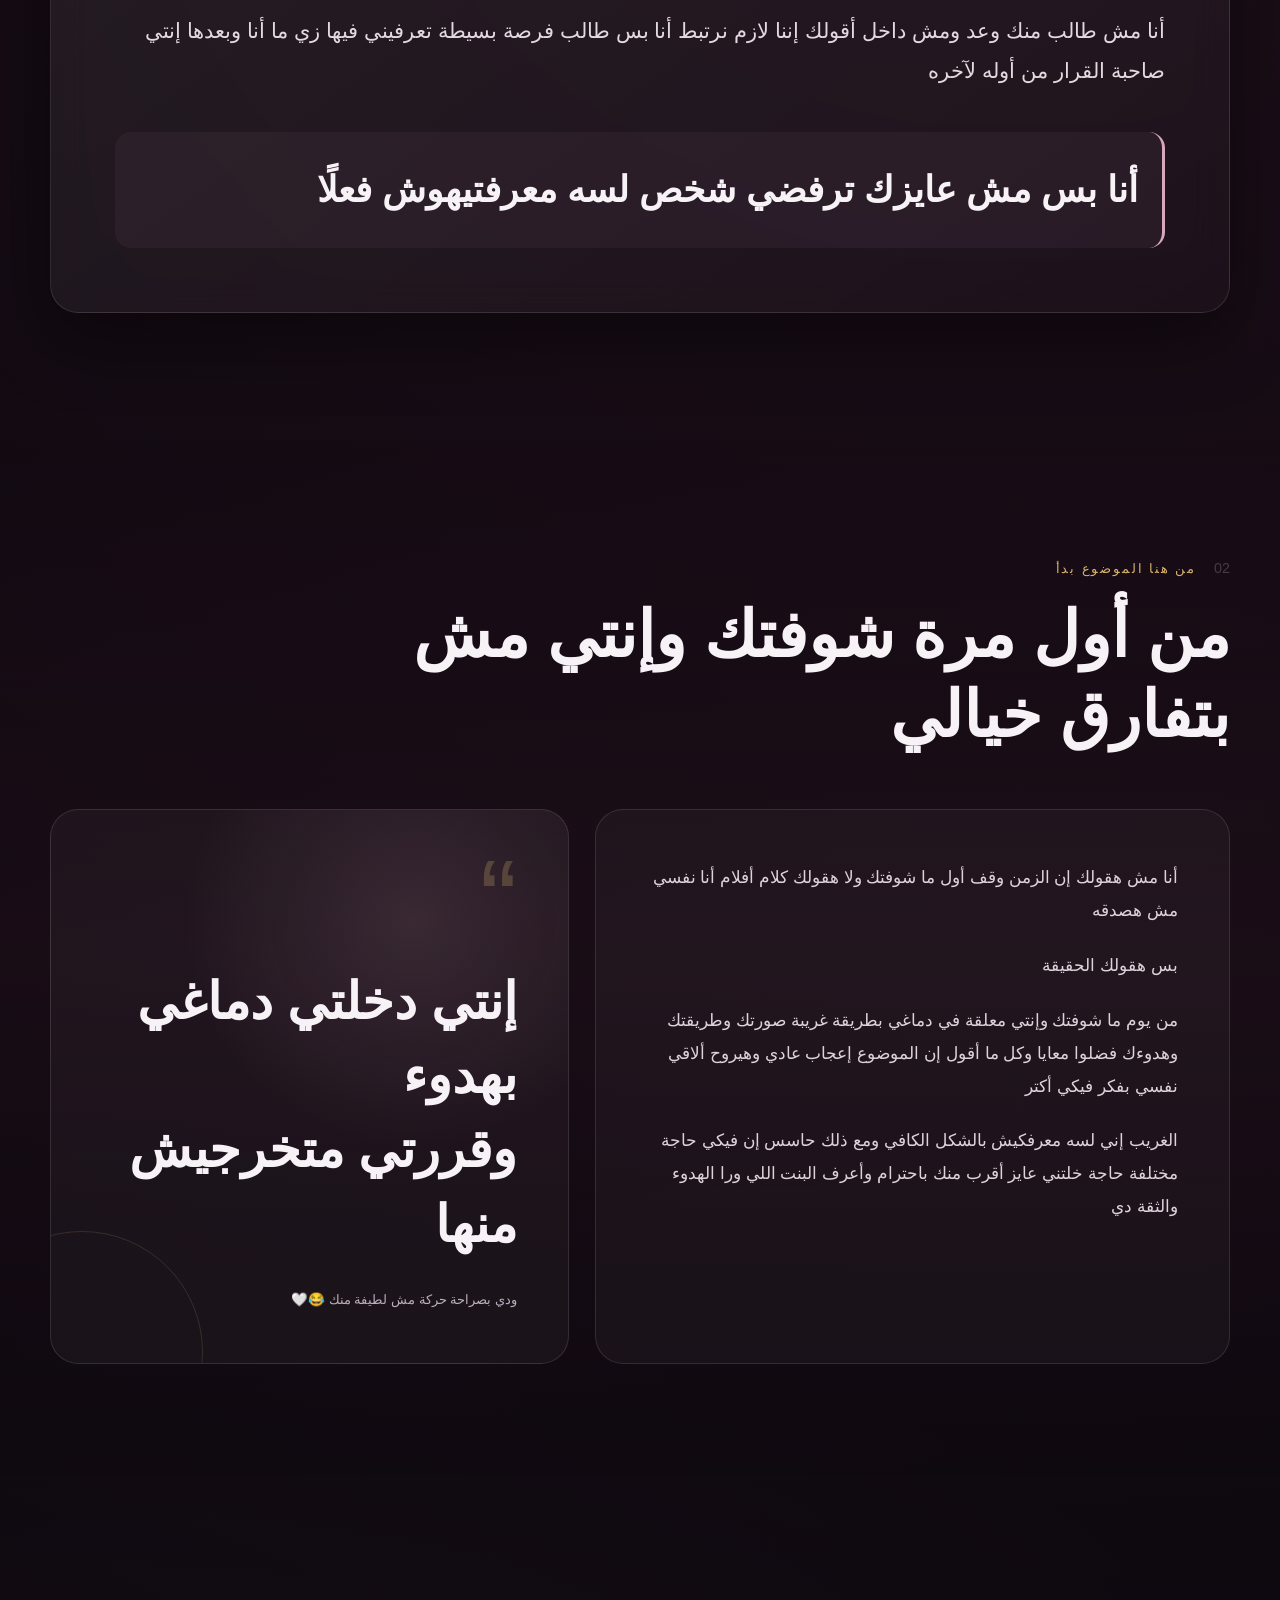
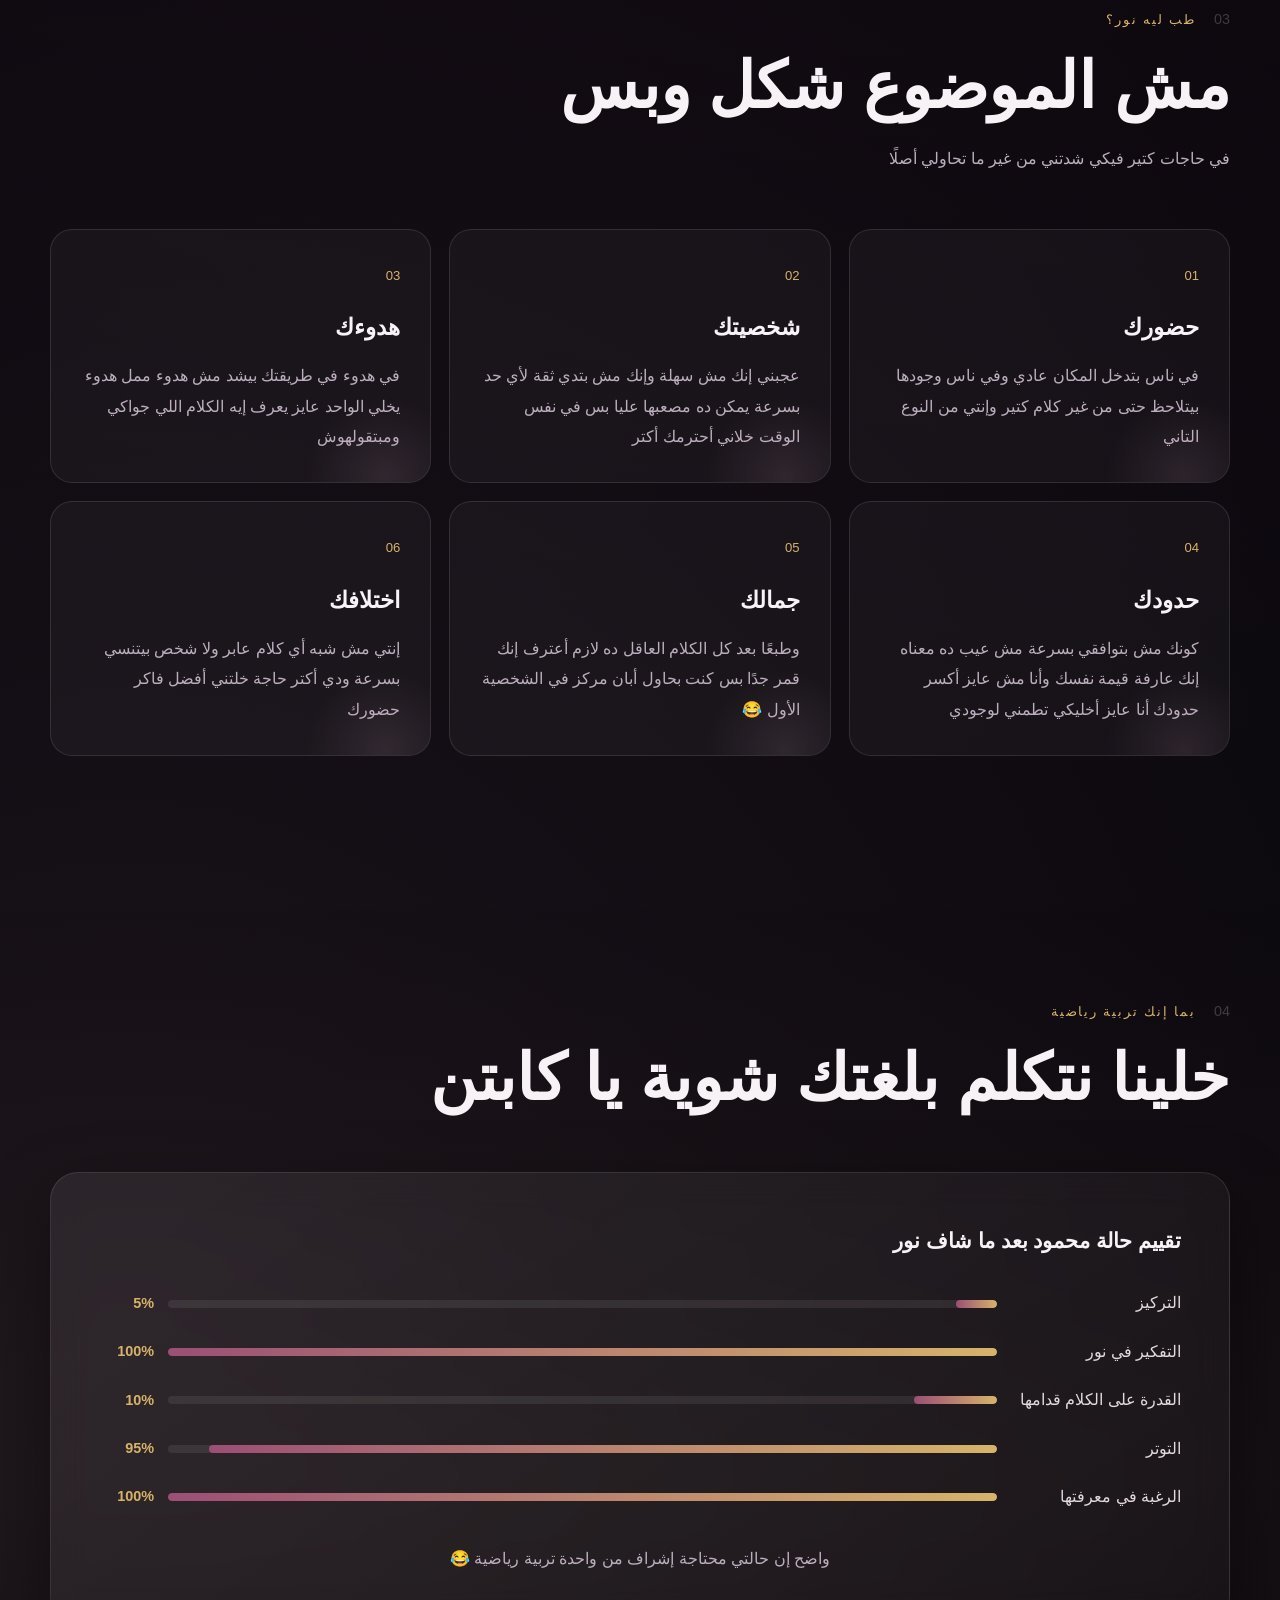
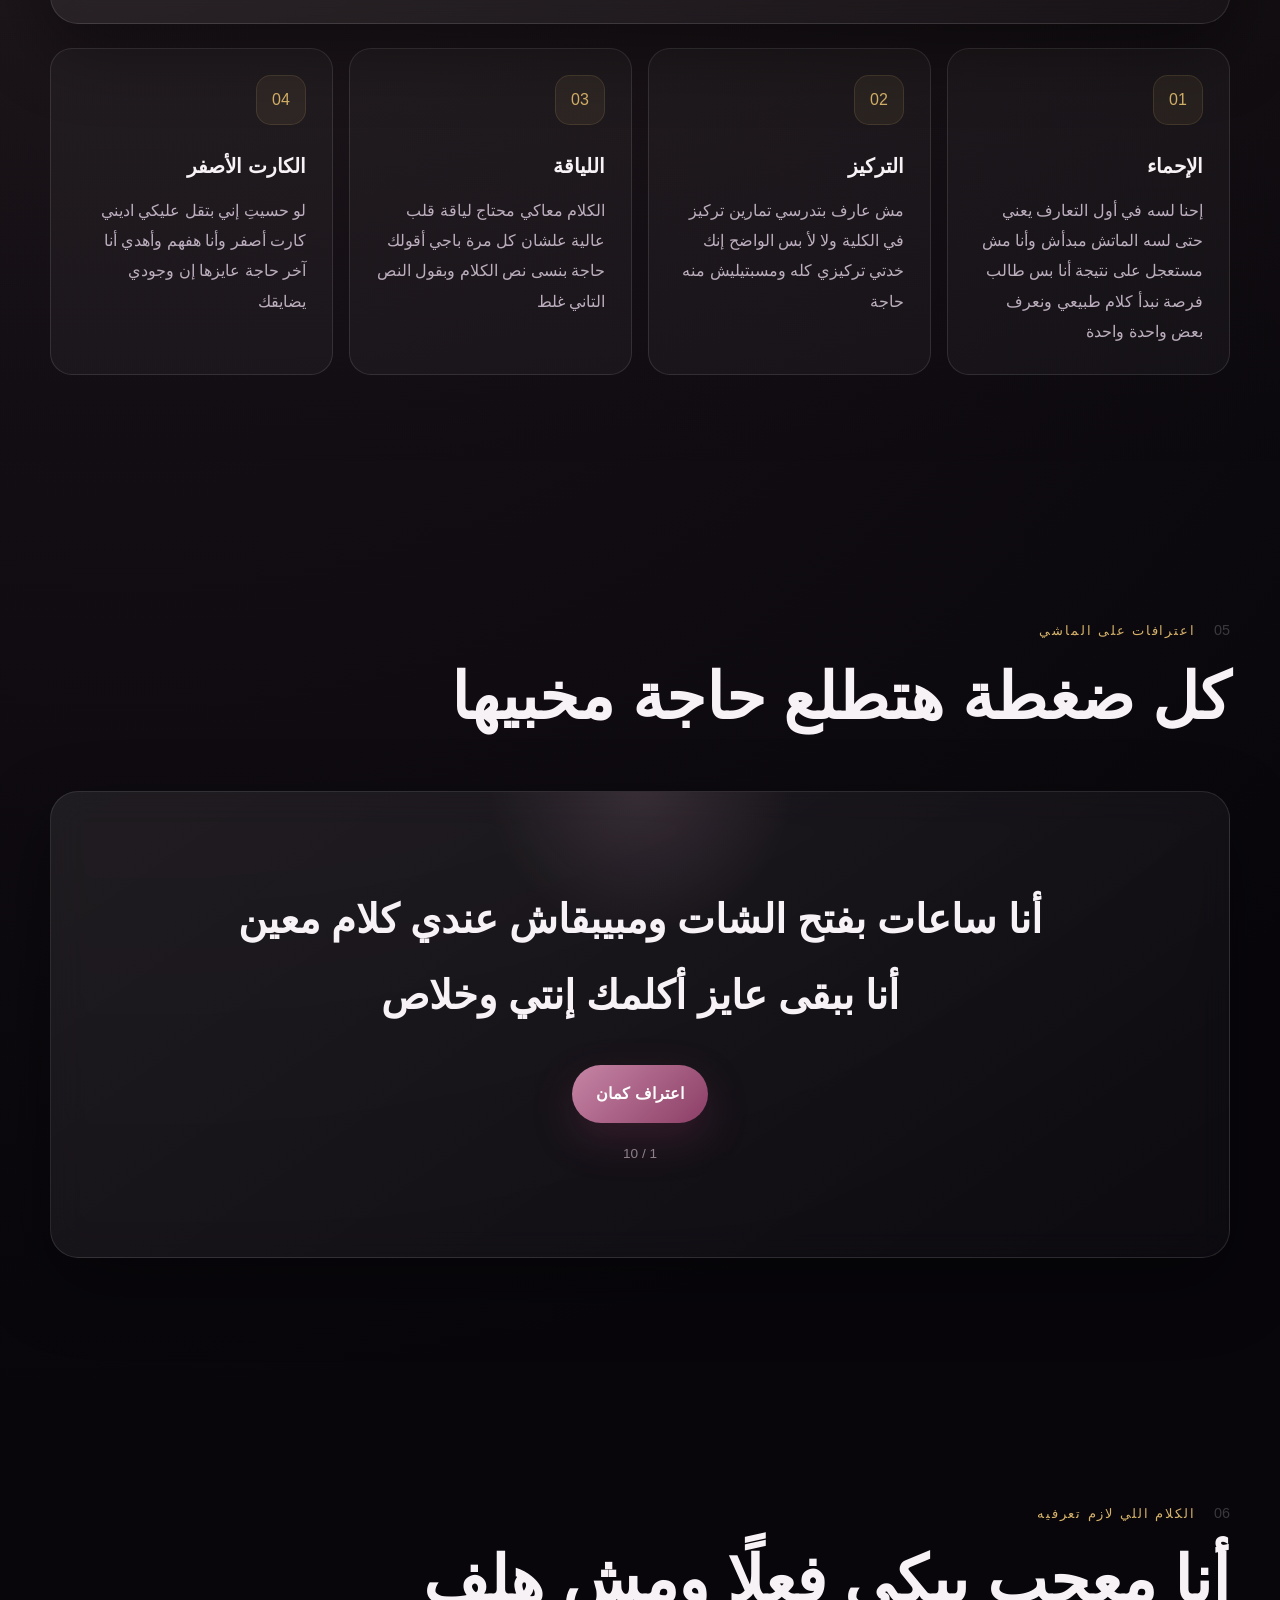
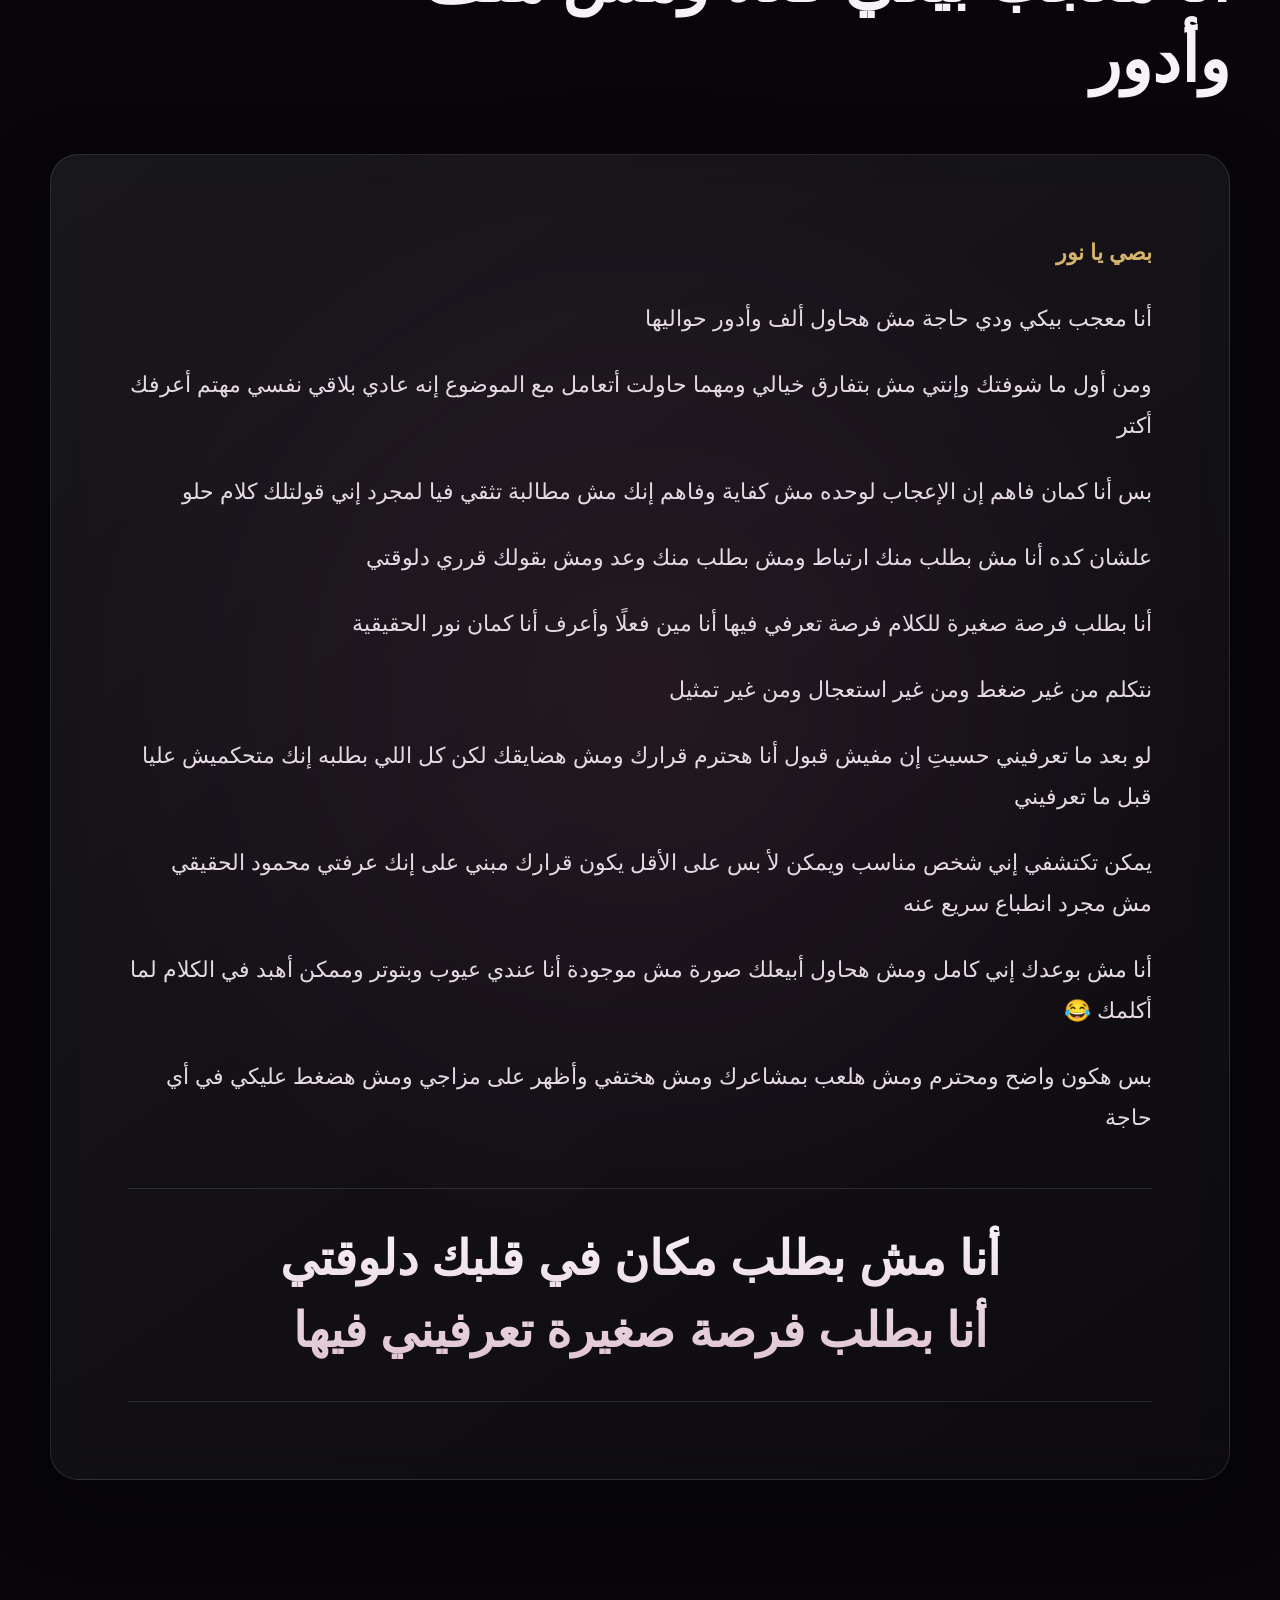
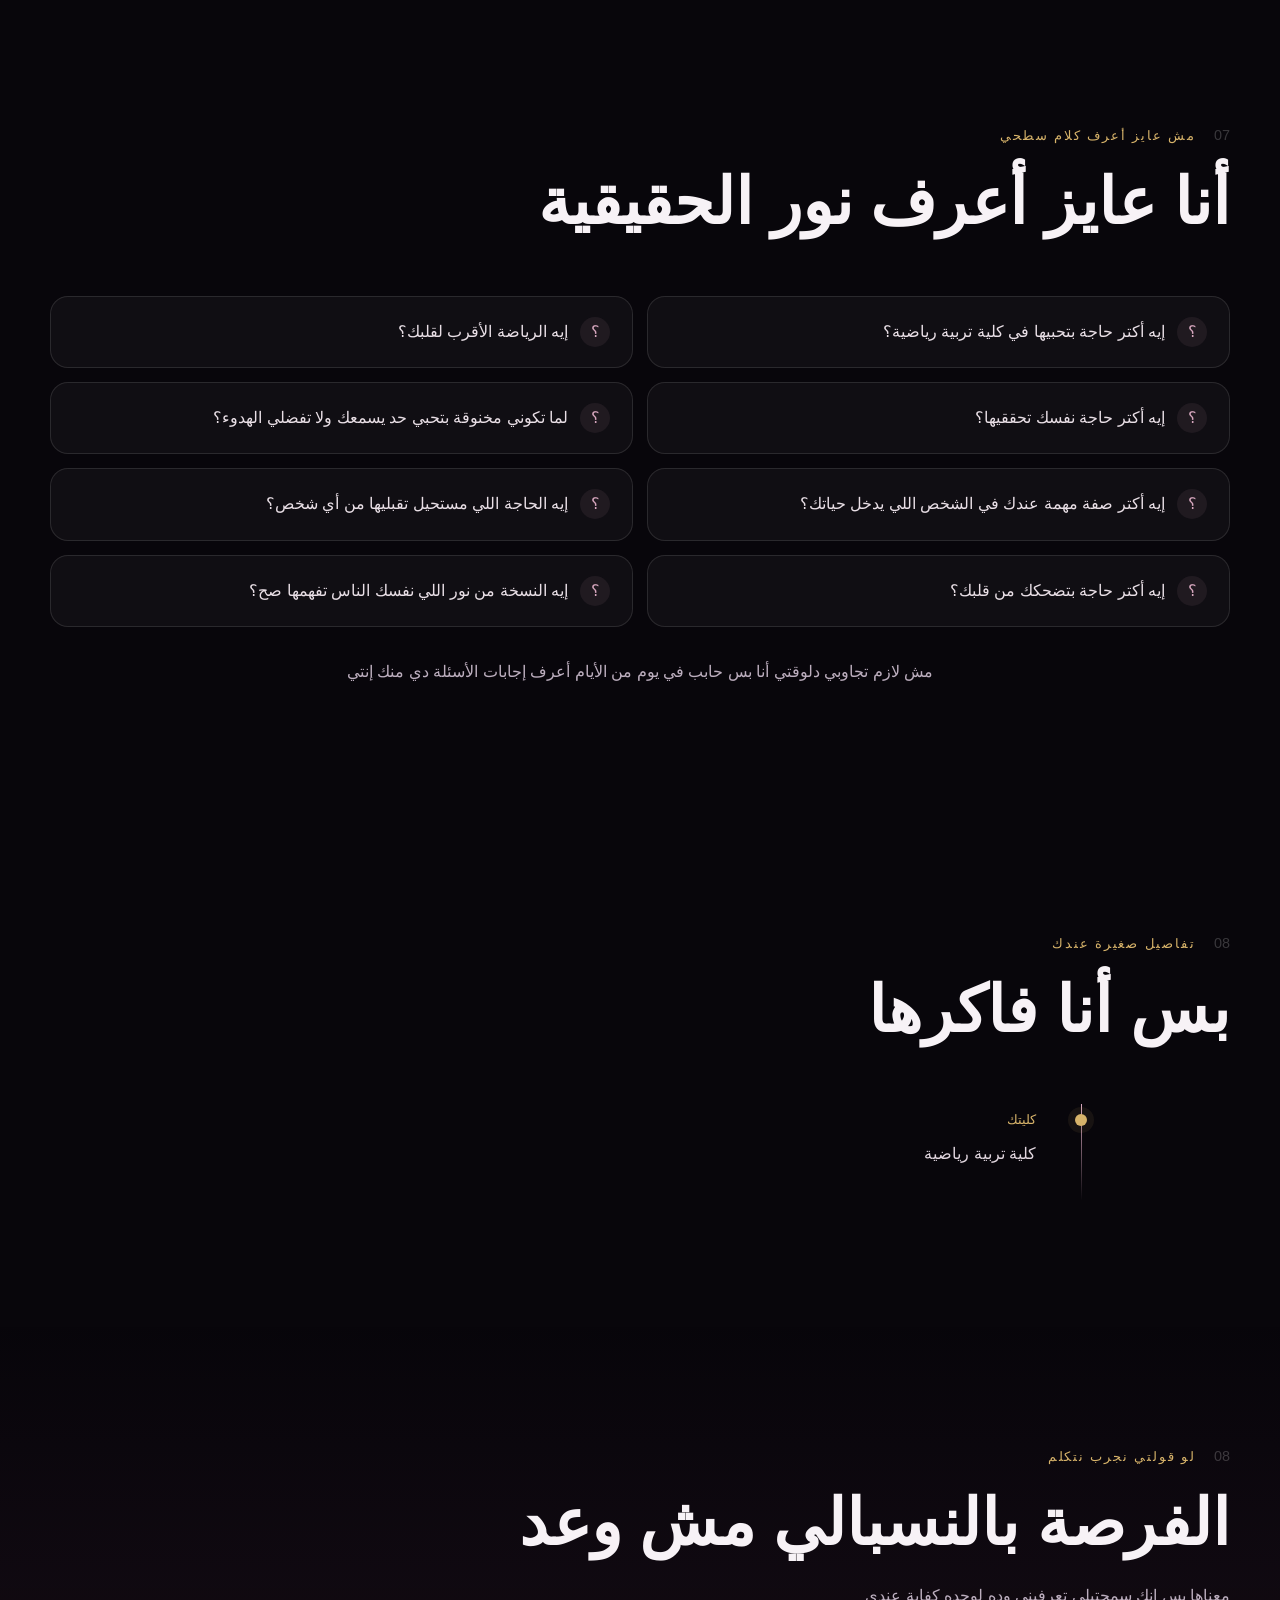
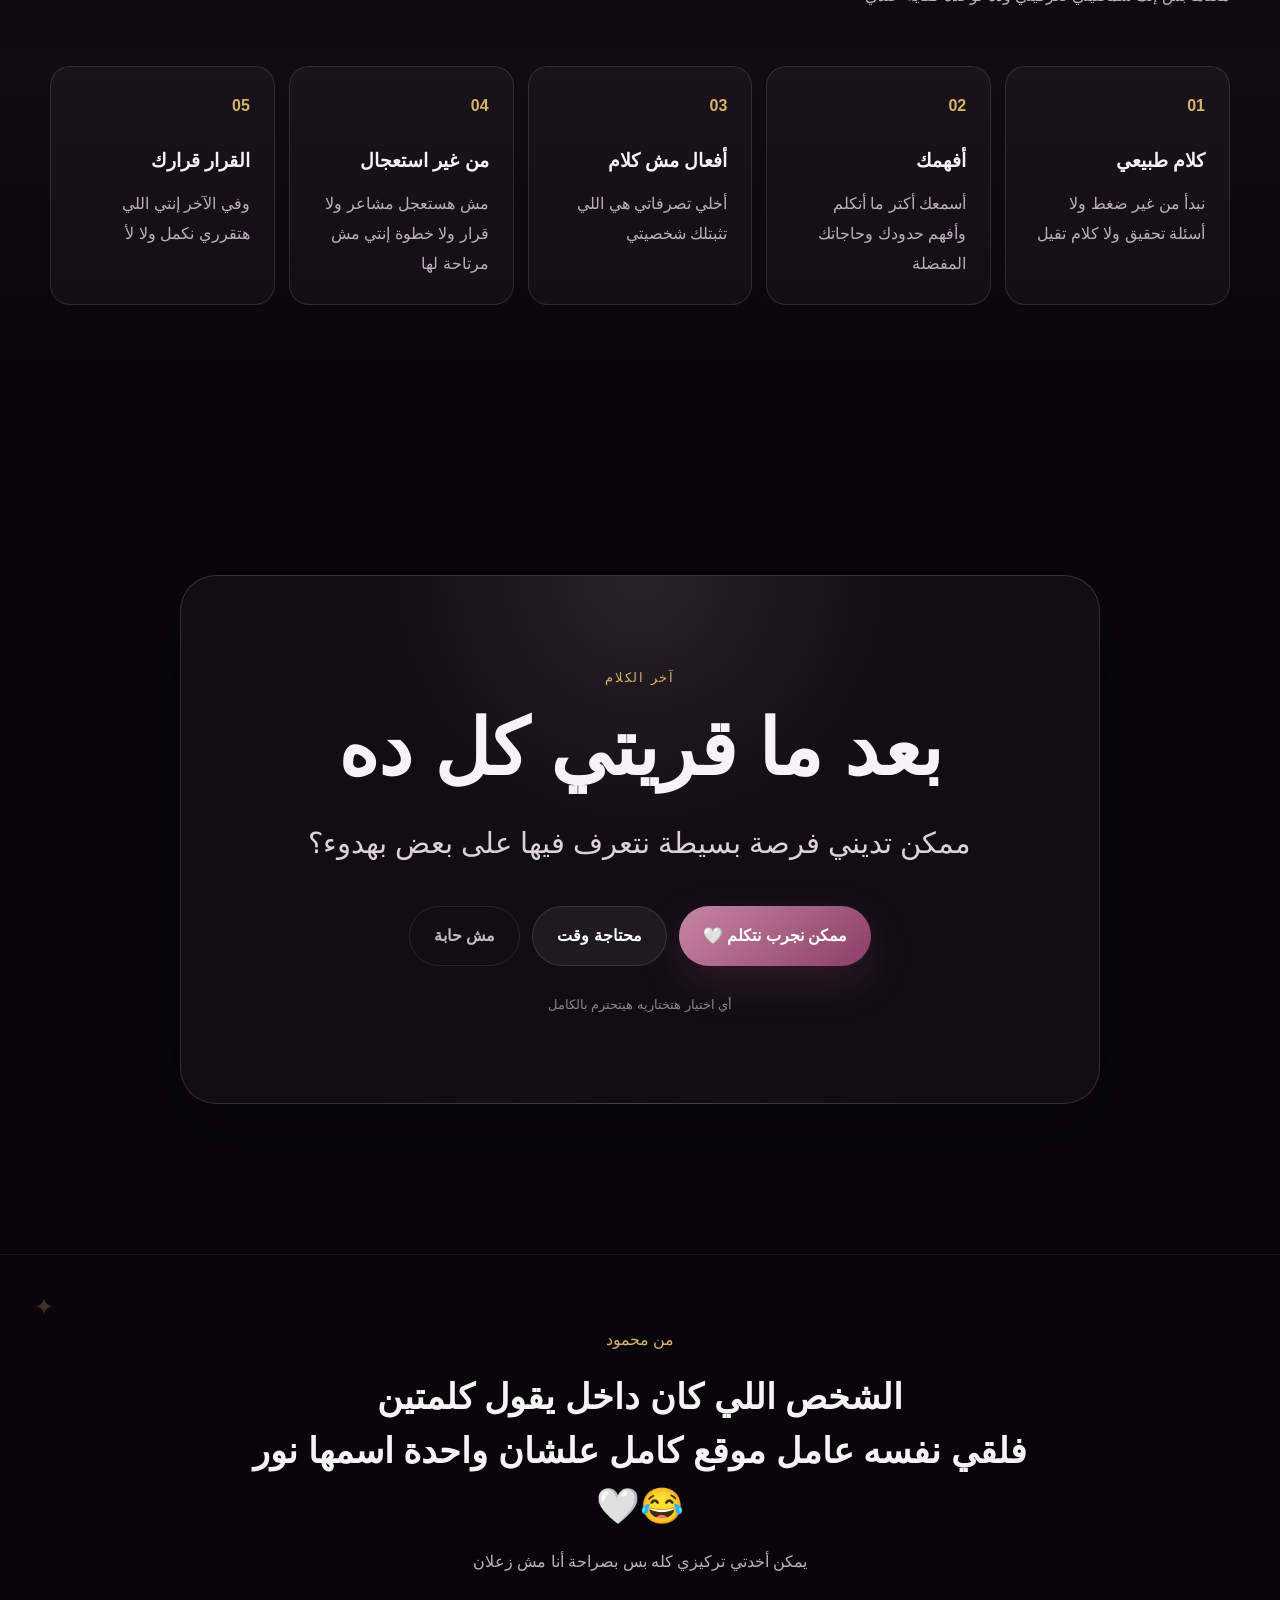
<file: noor_site_single.html>
<!DOCTYPE html>
<html lang="ar" dir="rtl">
<head>
  <meta charset="UTF-8" />
  <meta name="viewport" content="width=device-width, initial-scale=1.0" />
  <meta name="theme-color" content="#0b0710" />
  <meta name="description" content="رسالة خاصة إلى نور" />
  <title>إلى نور | من محمود</title>
  <style>
:root{
  --bg:#08060b;
  --bg-soft:#100b14;
  --panel:rgba(255,255,255,.055);
  --panel-strong:rgba(255,255,255,.085);
  --text:#f7f2f6;
  --muted:#bcaebe;
  --accent:#d7a7be;
  --accent-2:#9b4f75;
  --gold:#d7b36a;
  --line:rgba(255,255,255,.11);
  --shadow:0 26px 70px rgba(0,0,0,.42);
  --radius:28px;
  --max:1180px;
}

*{box-sizing:border-box}
html{scroll-behavior:smooth}
body{
  margin:0;
  color:var(--text);
  background:
    radial-gradient(circle at 80% 10%,rgba(125,55,91,.18),transparent 28%),
    radial-gradient(circle at 10% 40%,rgba(207,154,183,.09),transparent 25%),
    var(--bg);
  font-family:"Tahoma","Segoe UI",Arial,sans-serif;
  line-height:1.9;
  overflow-x:hidden;
}
body.modal-open{overflow:hidden}
button,a{font:inherit}
a{color:inherit;text-decoration:none}
button{cursor:pointer}
::selection{background:rgba(215,167,190,.35);color:#fff}

#ambientCanvas{position:fixed;inset:0;width:100%;height:100%;pointer-events:none;z-index:-1;opacity:.55}
.cursor-glow{position:fixed;width:360px;height:360px;border-radius:50%;pointer-events:none;z-index:-1;background:radial-gradient(circle,rgba(215,167,190,.105),transparent 65%);transform:translate(-50%,-50%);filter:blur(6px)}

.noscript{position:fixed;inset:0;display:grid;place-items:center;background:#08060b;color:#fff;z-index:9999;padding:30px;text-align:center}

.loader{position:fixed;inset:0;z-index:9998;display:flex;flex-direction:column;align-items:center;justify-content:center;gap:18px;background:#08060b;transition:opacity .8s ease,visibility .8s ease}
.loader.is-hidden{opacity:0;visibility:hidden}
.loader__mark{width:84px;height:84px;border:1px solid rgba(215,179,106,.5);border-radius:50%;display:grid;place-items:center;font-size:2rem;color:var(--gold);box-shadow:0 0 50px rgba(215,179,106,.15)}
.loader p{margin:0;color:var(--muted);text-align:center;padding:0 20px}
.loader__bar{width:min(310px,75vw);height:3px;background:rgba(255,255,255,.08);overflow:hidden;border-radius:99px}
.loader__bar span{display:block;height:100%;width:0;background:linear-gradient(90deg,var(--accent-2),var(--gold));animation:load 2.4s ease forwards}
@keyframes load{to{width:100%}}

.site-header{position:fixed;top:0;right:0;left:0;z-index:50;height:78px;display:flex;align-items:center;justify-content:space-between;padding:0 clamp(18px,4vw,60px);background:rgba(8,6,11,.34);border-bottom:1px solid transparent;backdrop-filter:blur(18px);transition:.35s ease}
.site-header.scrolled{height:66px;background:rgba(8,6,11,.82);border-color:var(--line)}
.brand{display:flex;align-items:center;gap:10px;font-weight:700}
.brand__mark{width:34px;height:34px;border:1px solid rgba(215,179,106,.45);border-radius:50%;display:grid;place-items:center;color:var(--gold)}
.nav{display:flex;gap:24px;color:#d7cbd5;font-size:.92rem}
.nav a{position:relative;transition:.25s}
.nav a::after{content:"";position:absolute;right:0;bottom:-7px;width:0;height:1px;background:var(--accent);transition:.25s}
.nav a:hover{color:#fff}.nav a:hover::after{width:100%}
.header-actions{display:flex;gap:10px}
.icon-btn{width:42px;height:42px;border-radius:50%;display:grid;place-items:center;background:rgba(255,255,255,.055);border:1px solid var(--line);color:#fff;transition:.25s}
.icon-btn:hover{transform:translateY(-2px);background:rgba(255,255,255,.09)}
.icon-btn svg{width:19px;fill:none;stroke:currentColor;stroke-width:1.8;stroke-linecap:round;stroke-linejoin:round}
.icon-btn.is-active{color:var(--accent);box-shadow:0 0 0 5px rgba(215,167,190,.08)}
.reading-progress{position:fixed;top:0;right:0;left:0;height:3px;z-index:70;background:transparent}
.reading-progress span{display:block;height:100%;width:0;background:linear-gradient(90deg,var(--accent-2),var(--gold))}

.hero{min-height:100vh;display:grid;place-items:center;position:relative;padding:130px 24px 90px;overflow:hidden}
.hero::before{content:"";position:absolute;inset:0;background:linear-gradient(to bottom,transparent 60%,var(--bg));pointer-events:none}
.hero__content{position:relative;z-index:2;text-align:center;max-width:900px}
.hero__letter{width:116px;height:116px;margin:0 auto 18px;display:grid;place-items:center;border:1px solid rgba(215,179,106,.55);border-radius:50%;font-size:3.3rem;color:var(--gold);box-shadow:0 0 80px rgba(215,179,106,.14),inset 0 0 40px rgba(255,255,255,.025)}
.hero h1{font-size:clamp(4rem,11vw,8.5rem);line-height:1;margin:0;background:linear-gradient(180deg,#fff,#d8bdca 65%,#9f657f);-webkit-background-clip:text;background-clip:text;color:transparent;letter-spacing:.04em;text-shadow:0 20px 70px rgba(215,167,190,.08)}
.eyebrow{display:inline-block;color:var(--gold);font-size:.82rem;letter-spacing:.14em;text-transform:uppercase;margin-bottom:13px}
.hero__lead{font-size:clamp(1.05rem,2.5vw,1.35rem);color:#d9ced7;margin:28px auto 30px;max-width:720px}
.hero__actions{display:flex;gap:12px;justify-content:center;flex-wrap:wrap}
.hero__note{margin-top:28px;color:#9f919e;font-size:.9rem}
.hero__orb{position:absolute;border-radius:50%;filter:blur(2px);opacity:.8}
.hero__orb--one{width:540px;height:540px;background:radial-gradient(circle,rgba(143,68,106,.18),transparent 70%);top:4%;right:-140px;animation:float 9s ease-in-out infinite}
.hero__orb--two{width:430px;height:430px;background:radial-gradient(circle,rgba(215,179,106,.10),transparent 70%);bottom:0;left:-90px;animation:float 12s ease-in-out infinite reverse}
@keyframes float{50%{transform:translateY(24px) translateX(-14px)}}
.scroll-cue{position:absolute;bottom:28px;z-index:3;width:28px;height:46px;border:1px solid rgba(255,255,255,.22);border-radius:20px;display:flex;justify-content:center;padding-top:9px}
.scroll-cue span{width:4px;height:8px;border-radius:8px;background:var(--accent);animation:scrollCue 1.8s infinite}
@keyframes scrollCue{0%{transform:translateY(0);opacity:0}30%{opacity:1}100%{transform:translateY(17px);opacity:0}}

.btn{border:0;border-radius:999px;padding:14px 24px;display:inline-flex;align-items:center;justify-content:center;min-height:52px;transition:.28s ease;font-weight:700}
.btn:hover{transform:translateY(-3px)}
.btn--primary{background:linear-gradient(135deg,#c685a5,#8c3e66);color:#fff;box-shadow:0 16px 40px rgba(132,54,93,.28)}
.btn--primary:hover{box-shadow:0 20px 55px rgba(132,54,93,.4)}
.btn--ghost{background:rgba(255,255,255,.055);border:1px solid var(--line);color:#fff}
.btn--subtle{background:transparent;border:1px solid rgba(255,255,255,.09);color:#c5b9c2}

.section{padding:120px 24px;position:relative}
.section__head{max-width:var(--max);margin:0 auto 54px}
.section__head h2{font-size:clamp(2rem,5vw,4.5rem);line-height:1.25;margin:0;max-width:900px}
.section__head p{color:var(--muted);max-width:700px;margin:18px 0 0}
.section-number{display:inline-block;color:rgba(255,255,255,.2);font-size:.9rem;margin-left:14px}
.letter-card,.main-message,.status-panel,.confession-box{max-width:var(--max);margin:0 auto;background:linear-gradient(145deg,rgba(255,255,255,.075),rgba(255,255,255,.025));border:1px solid var(--line);border-radius:var(--radius);box-shadow:var(--shadow);backdrop-filter:blur(18px)}
.letter-card{padding:clamp(26px,5vw,70px);font-size:clamp(1.05rem,2.2vw,1.34rem)}
.letter-card p{color:#e3d9e1;margin:0 0 22px}
.letter-card p:first-child{color:var(--gold);font-weight:700}
.letter-card blockquote{margin:40px 0 0;padding:24px;border-right:3px solid var(--accent);background:rgba(215,167,190,.055);border-radius:16px;font-size:clamp(1.35rem,3vw,2.25rem);font-weight:700}

.section--cinematic{background:linear-gradient(180deg,transparent,rgba(84,37,61,.12),transparent)}
.split-story{max-width:var(--max);margin:auto;display:grid;grid-template-columns:1.1fr .9fr;gap:26px}
.story-copy,.quote-panel{border:1px solid var(--line);border-radius:var(--radius);padding:clamp(28px,4vw,54px);background:rgba(255,255,255,.035)}
.story-copy p{margin:0 0 22px;color:#ded2dc;font-size:1.08rem}
.quote-panel{min-height:420px;display:flex;flex-direction:column;justify-content:center;position:relative;overflow:hidden;background:radial-gradient(circle at 70% 20%,rgba(215,167,190,.13),transparent 40%),rgba(255,255,255,.04)}
.quote-panel::after{content:"";position:absolute;width:240px;height:240px;border:1px solid rgba(215,179,106,.16);border-radius:50%;left:-90px;bottom:-110px}
.quote-mark{font-size:7rem;line-height:.7;color:rgba(215,179,106,.25)}
.quote-panel p{font-size:clamp(1.8rem,4vw,3.2rem);font-weight:800;line-height:1.45;margin:25px 0}
.quote-panel small{color:var(--muted)}

.cards-grid{max-width:var(--max);margin:auto;display:grid;grid-template-columns:repeat(3,1fr);gap:18px}
.detail-card{padding:30px;border-radius:22px;border:1px solid var(--line);background:rgba(255,255,255,.035);transition:.32s;min-height:250px;position:relative;overflow:hidden}
.detail-card::before{content:"";position:absolute;inset:auto -40px -80px auto;width:170px;height:170px;background:radial-gradient(circle,rgba(215,167,190,.12),transparent 65%)}
.detail-card:hover{transform:translateY(-7px);background:rgba(255,255,255,.06);border-color:rgba(215,167,190,.28)}
.detail-card span{color:var(--gold);font-size:.82rem}.detail-card h3{font-size:1.45rem;margin:15px 0 12px}.detail-card p{color:var(--muted);margin:0}

.section--sport{background:linear-gradient(180deg,transparent,rgba(215,179,106,.035),transparent)}
.status-panel{padding:clamp(24px,4vw,48px);margin-bottom:24px}
.status-panel__title{font-size:1.3rem;font-weight:800;margin-bottom:28px}
.meter-row{display:grid;grid-template-columns:170px 1fr 55px;gap:14px;align-items:center;margin:18px 0}
.meter-row span{color:#e3d8e0}.meter-row b{color:var(--gold);font-size:.9rem}
.meter{height:8px;background:rgba(255,255,255,.08);border-radius:99px;overflow:hidden}
.meter i{display:block;width:0;height:100%;background:linear-gradient(90deg,var(--accent-2),var(--gold));border-radius:inherit;transition:width 1.4s cubic-bezier(.2,.8,.2,1)}
.status-panel.is-visible .meter i{width:var(--value)}
.status-panel>p{text-align:center;margin:32px 0 0;color:var(--muted)}
.sport-cards{max-width:var(--max);margin:auto;display:grid;grid-template-columns:repeat(4,1fr);gap:16px}
.sport-card{background:rgba(255,255,255,.035);border:1px solid var(--line);border-radius:22px;padding:26px;transition:.3s}
.sport-card:hover{transform:translateY(-6px);border-color:rgba(215,179,106,.25)}
.sport-card__icon{width:50px;height:50px;border-radius:15px;display:grid;place-items:center;background:rgba(215,179,106,.08);color:var(--gold);border:1px solid rgba(215,179,106,.15)}
.sport-card h3{margin:22px 0 10px;font-size:1.28rem}.sport-card p{margin:0;color:var(--muted)}

.confession-box{position:relative;text-align:center;padding:clamp(40px,7vw,90px);overflow:hidden}
.confession-box__glow{position:absolute;width:320px;height:320px;border-radius:50%;background:radial-gradient(circle,rgba(215,167,190,.16),transparent 68%);top:-170px;left:50%;transform:translateX(-50%)}
.confession-box p{position:relative;font-size:clamp(1.4rem,3.4vw,2.5rem);font-weight:800;max-width:820px;margin:0 auto 32px;min-height:130px;display:grid;place-items:center}
.confession-box span{display:block;color:#8f818c;font-size:.85rem;margin-top:18px}
.confession-box p.swap{animation:swapText .45s ease}
@keyframes swapText{0%{opacity:0;transform:translateY(15px)}100%{opacity:1;transform:none}}

.section--focus{background:radial-gradient(circle at 50% 50%,rgba(146,63,104,.12),transparent 55%)}
.main-message{padding:clamp(28px,6vw,80px);font-size:clamp(1.05rem,2.2vw,1.35rem)}
.main-message p{color:#e5dae3;margin:0 0 25px}
.main-message p:first-child{color:var(--gold);font-weight:800}
.main-message strong{display:block;text-align:center;margin-top:50px;padding:34px;border-top:1px solid var(--line);border-bottom:1px solid var(--line);font-size:clamp(1.6rem,4vw,3rem);line-height:1.5;background:linear-gradient(180deg,#fff,#d9b7c8);-webkit-background-clip:text;background-clip:text;color:transparent}

.questions-list{max-width:var(--max);margin:auto;display:grid;grid-template-columns:repeat(2,1fr);gap:14px}
.questions-list button{text-align:right;border:1px solid var(--line);background:rgba(255,255,255,.035);color:#e9dfe6;border-radius:18px;padding:20px 22px;transition:.28s}
.questions-list button:hover,.questions-list button.is-open{transform:translateX(-5px);background:rgba(255,255,255,.065);border-color:rgba(215,167,190,.3)}
.questions-list button::before{content:"؟";display:inline-grid;place-items:center;width:30px;height:30px;border-radius:50%;background:rgba(215,167,190,.08);color:var(--accent);margin-left:12px}
.center-note{text-align:center;color:var(--muted);max-width:760px;margin:30px auto 0}

.timeline{max-width:900px;margin:auto;position:relative;padding-right:34px}
.timeline::before{content:"";position:absolute;right:8px;top:0;bottom:0;width:1px;background:linear-gradient(var(--accent),transparent)}
.timeline-item{position:relative;padding:0 20px 32px}.timeline-item::before{content:"";position:absolute;right:-31px;top:10px;width:12px;height:12px;border-radius:50%;background:var(--gold);box-shadow:0 0 0 7px rgba(215,179,106,.08)}
.timeline-item span{color:var(--gold);font-size:.82rem}.timeline-item p{margin:5px 0 0;color:#e1d6df}

.section--promise{background:linear-gradient(180deg,transparent,rgba(94,45,72,.12),transparent)}
.steps{max-width:var(--max);margin:auto;display:grid;grid-template-columns:repeat(5,1fr);gap:14px}
.step{padding:24px;border-radius:20px;border:1px solid var(--line);background:rgba(255,255,255,.035);min-height:230px}
.step b{color:var(--gold)}.step h3{margin:22px 0 10px}.step p{margin:0;color:var(--muted)}

.decision{padding-top:150px;padding-bottom:150px}
.decision__inner{max-width:920px;margin:auto;text-align:center;padding:clamp(35px,7vw,86px);border-radius:36px;border:1px solid rgba(215,167,190,.2);background:radial-gradient(circle at 50% 0%,rgba(215,167,190,.13),transparent 38%),rgba(255,255,255,.035);box-shadow:var(--shadow)}
.decision h2{font-size:clamp(2.2rem,6vw,5rem);line-height:1.15;margin:0}.decision p{font-size:clamp(1.2rem,3vw,1.8rem);color:#ded0db;margin:24px 0 35px}.decision__actions{display:flex;gap:12px;justify-content:center;flex-wrap:wrap}.decision small{display:block;color:#8f818b;margin-top:26px}

.footer{text-align:center;padding:70px 24px 85px;border-top:1px solid rgba(255,255,255,.06);position:relative}
.footer p{color:var(--gold);margin:0}.footer h3{font-size:clamp(1.35rem,3vw,2.2rem);line-height:1.55;margin:14px auto;max-width:800px}.footer span{color:var(--muted)}
.secret-star{position:absolute;left:28px;top:28px;border:0;background:transparent;color:rgba(215,179,106,.25);font-size:1.5rem;transition:.25s}.secret-star:hover{color:var(--gold);transform:rotate(20deg) scale(1.15)}
.back-to-top{position:fixed;left:22px;bottom:22px;width:46px;height:46px;border-radius:50%;border:1px solid var(--line);background:rgba(8,6,11,.72);color:#fff;backdrop-filter:blur(12px);z-index:30;opacity:0;visibility:hidden;transform:translateY(12px);transition:.25s}.back-to-top.show{opacity:1;visibility:visible;transform:none}

.modal{position:fixed;inset:0;z-index:100;display:grid;place-items:center;padding:20px;background:rgba(5,3,7,.76);backdrop-filter:blur(14px);opacity:0;visibility:hidden;transition:.3s}
.modal.open{opacity:1;visibility:visible}
.modal__card{width:min(640px,100%);border-radius:28px;border:1px solid var(--line);background:linear-gradient(145deg,#18101b,#0d0910);box-shadow:var(--shadow);padding:clamp(28px,5vw,52px);text-align:center;position:relative;transform:translateY(20px) scale(.98);transition:.32s}
.modal.open .modal__card{transform:none}
.modal__close{position:absolute;top:14px;left:14px;width:38px;height:38px;border-radius:50%;border:1px solid var(--line);background:rgba(255,255,255,.04);color:#fff;font-size:1.4rem}
.modal__card h2{font-size:clamp(1.6rem,4vw,2.6rem);line-height:1.4;margin:7px 0 26px}.modal__actions{display:flex;gap:10px;justify-content:center;flex-wrap:wrap}.modal__card--response p{color:#d7cbd4;font-size:1.06rem}.response-icon{font-size:2.6rem;margin-bottom:12px}
.toast{position:fixed;right:50%;bottom:28px;transform:translate(50%,20px);z-index:120;padding:13px 20px;border:1px solid var(--line);border-radius:999px;background:rgba(18,12,20,.9);color:#fff;backdrop-filter:blur(14px);opacity:0;visibility:hidden;transition:.28s;box-shadow:var(--shadow)}
.toast.show{opacity:1;visibility:visible;transform:translate(50%,0)}

.reveal{opacity:0;transform:translateY(28px);transition:opacity .8s ease,transform .8s cubic-bezier(.2,.7,.2,1)}
.reveal.is-visible{opacity:1;transform:none}
.click-heart{position:fixed;z-index:200;pointer-events:none;font-size:16px;animation:heartFly 1.2s ease forwards}
@keyframes heartFly{0%{opacity:0;transform:translate(-50%,-20%) scale(.5)}20%{opacity:1}100%{opacity:0;transform:translate(-50%,-130px) scale(1.4) rotate(16deg)}}

@media (max-width:980px){
  .nav{display:none}
  .split-story{grid-template-columns:1fr}
  .cards-grid{grid-template-columns:repeat(2,1fr)}
  .sport-cards{grid-template-columns:repeat(2,1fr)}
  .steps{grid-template-columns:repeat(2,1fr)}
}
@media (max-width:680px){
  .site-header{height:66px;padding:0 15px}.brand span:last-child{display:none}.header-actions{gap:6px}.icon-btn{width:38px;height:38px}
  .hero{padding-top:110px}.hero__letter{width:90px;height:90px;font-size:2.6rem}.hero__actions{flex-direction:column}.btn{width:100%}
  .section{padding:86px 16px}.section__head{margin-bottom:34px}.section__head h2{font-size:2.15rem}
  .letter-card,.main-message,.status-panel,.confession-box{border-radius:22px}
  .cards-grid,.sport-cards,.questions-list,.steps{grid-template-columns:1fr}
  .detail-card,.sport-card,.step{min-height:auto}
  .meter-row{grid-template-columns:105px 1fr 42px;gap:8px;font-size:.84rem}
  .quote-panel{min-height:330px}
  .decision__actions,.modal__actions{flex-direction:column}
  .decision{padding-top:100px;padding-bottom:100px}
  .cursor-glow{display:none}
}

@media (prefers-reduced-motion:reduce){
  *{animation-duration:.01ms!important;animation-iteration-count:1!important;scroll-behavior:auto!important;transition-duration:.01ms!important}
}

  </style>
</head>
<body>
  <noscript>
    <div class="noscript">الموقع محتاج JavaScript علشان التجربة تشتغل كاملة.</div>
  </noscript>

  <div class="cursor-glow" aria-hidden="true"></div>
  <canvas id="ambientCanvas" aria-hidden="true"></canvas>

  <div class="loader" id="loader" aria-live="polite">
    <div class="loader__mark">N</div>
    <p>بنرتب الكلام اللي كل مرة بنقف قدامك ومنعرفش نقوله</p>
    <div class="loader__bar"><span></span></div>
  </div>

  <header class="site-header" id="siteHeader">
    <a href="#hero" class="brand" aria-label="العودة للبداية">
      <span class="brand__mark">N</span>
      <span>إلى نور</span>
    </a>
    <nav class="nav" aria-label="التنقل الرئيسي">
      <a href="#beginning">البداية</a>
      <a href="#first-look">أول مرة شوفتك</a>
      <a href="#why-noor">ليه إنتي؟</a>
      <a href="#message">الكلام الواضح</a>
      <a href="#decision">القرار قرارك</a>
    </nav>
    <div class="header-actions">
      <button class="icon-btn" id="musicToggle" aria-label="تشغيل أو إيقاف الموسيقى" title="الموسيقى">
        <svg viewBox="0 0 24 24" aria-hidden="true"><path d="M9 18V5l11-2v13"/><circle cx="6" cy="18" r="3"/><circle cx="17" cy="16" r="3"/></svg>
      </button>
      <button class="icon-btn" id="shareBtn" aria-label="مشاركة الموقع" title="مشاركة">
        <svg viewBox="0 0 24 24" aria-hidden="true"><circle cx="18" cy="5" r="3"/><circle cx="6" cy="12" r="3"/><circle cx="18" cy="19" r="3"/><path d="m8.6 10.7 6.8-4.2M8.6 13.3l6.8 4.2"/></svg>
      </button>
    </div>
  </header>

  <div class="reading-progress" aria-hidden="true"><span id="readingProgress"></span></div>

  <main>
    <section class="hero" id="hero">
      <div class="hero__orb hero__orb--one"></div>
      <div class="hero__orb hero__orb--two"></div>
      <div class="hero__content reveal is-visible">
        <span class="eyebrow">المكان ده معمول علشانك إنتي وبس</span>
        <div class="hero__letter">N</div>
        <h1>نــور</h1>
        <p class="hero__lead">في كلام كتير كل مرة باجي أقولهولك بتوتر ومبعرفش أرتبه<br>فحبيت أقولهولك المرة دي بطريقة تليق بيكي</p>
        <div class="hero__actions">
          <a href="#beginning" class="btn btn--primary">ادخلي شوفي محمود عايز يقولك إيه</a>
          <button class="btn btn--ghost" id="openMusicChoice">اختاري الموسيقى الأول</button>
        </div>
        <p class="hero__note">مش وعد ولا ضغط ولا قرار مستعجل<br>دي بس محاولة صادقة تعرفي بيها اللي جوايا</p>
      </div>
      <a href="#beginning" class="scroll-cue" aria-label="انزلي للقسم التالي"><span></span></a>
    </section>

    <section class="section" id="beginning">
      <div class="section__head reveal">
        <span class="section-number">01</span>
        <span class="eyebrow">قبل أي كلام</span>
        <h2>أنا عايز أكون واضح معاكي من البداية</h2>
      </div>
      <div class="letter-card reveal">
        <p>بصي يا نور</p>
        <p>أنا عارف إننا لسه في أول التعارف وعارف إنك لسه مش مقتنعة تديني فرصة وممكن تكوني أصلًا مش فاهمة أنا مهتم بيكي بالشكل ده ليه</p>
        <p>علشان كده عملت المكان ده مش علشان أضغط عليكي ولا علشان أحطك قدام أمر واقع لكن علشان أقولك بهدوء كل الكلام اللي كل مرة باجي أقولهولك بتوتر ومبعرفش أرتبه</p>
        <p>أنا مش طالب منك وعد ومش داخل أقولك إننا لازم نرتبط أنا بس طالب فرصة بسيطة تعرفيني فيها زي ما أنا وبعدها إنتي صاحبة القرار من أوله لآخره</p>
        <blockquote>أنا بس مش عايزك ترفضي شخص لسه معرفتيهوش فعلًا</blockquote>
      </div>
    </section>

    <section class="section section--cinematic" id="first-look">
      <div class="section__head reveal">
        <span class="section-number">02</span>
        <span class="eyebrow">من هنا الموضوع بدأ</span>
        <h2>من أول مرة شوفتك وإنتي مش بتفارق خيالي</h2>
      </div>
      <div class="split-story">
        <div class="story-copy reveal">
          <p>أنا مش هقولك إن الزمن وقف أول ما شوفتك ولا هقولك كلام أفلام أنا نفسي مش هصدقه</p>
          <p>بس هقولك الحقيقة</p>
          <p>من يوم ما شوفتك وإنتي معلقة في دماغي بطريقة غريبة صورتك وطريقتك وهدوءك فضلوا معايا وكل ما أقول إن الموضوع إعجاب عادي وهيروح ألاقي نفسي بفكر فيكي أكتر</p>
          <p>الغريب إني لسه معرفكيش بالشكل الكافي ومع ذلك حاسس إن فيكي حاجة مختلفة حاجة خلتني عايز أقرب منك باحترام وأعرف البنت اللي ورا الهدوء والثقة دي</p>
        </div>
        <div class="quote-panel reveal">
          <span class="quote-mark">“</span>
          <p>إنتي دخلتي دماغي بهدوء<br>وقررتي متخرجيش منها</p>
          <small>ودي بصراحة حركة مش لطيفة منك 😂🤍</small>
        </div>
      </div>
    </section>

    <section class="section" id="why-noor">
      <div class="section__head reveal">
        <span class="section-number">03</span>
        <span class="eyebrow">طب ليه نور؟</span>
        <h2>مش الموضوع شكل وبس</h2>
        <p>في حاجات كتير فيكي شدتني من غير ما تحاولي أصلًا</p>
      </div>
      <div class="cards-grid">
        <article class="detail-card reveal">
          <span>01</span><h3>حضورك</h3>
          <p>في ناس بتدخل المكان عادي وفي ناس وجودها بيتلاحظ حتى من غير كلام كتير وإنتي من النوع التاني</p>
        </article>
        <article class="detail-card reveal">
          <span>02</span><h3>شخصيتك</h3>
          <p>عجبني إنك مش سهلة وإنك مش بتدي ثقة لأي حد بسرعة يمكن ده مصعبها عليا بس في نفس الوقت خلاني أحترمك أكتر</p>
        </article>
        <article class="detail-card reveal">
          <span>03</span><h3>هدوءك</h3>
          <p>في هدوء في طريقتك بيشد مش هدوء ممل هدوء يخلي الواحد عايز يعرف إيه الكلام اللي جواكي ومبتقولهوش</p>
        </article>
        <article class="detail-card reveal">
          <span>04</span><h3>حدودك</h3>
          <p>كونك مش بتوافقي بسرعة مش عيب ده معناه إنك عارفة قيمة نفسك وأنا مش عايز أكسر حدودك أنا عايز أخليكي تطمني لوجودي</p>
        </article>
        <article class="detail-card reveal">
          <span>05</span><h3>جمالك</h3>
          <p>وطبعًا بعد كل الكلام العاقل ده لازم أعترف إنك قمر جدًا بس كنت بحاول أبان مركز في الشخصية الأول 😂</p>
        </article>
        <article class="detail-card reveal">
          <span>06</span><h3>اختلافك</h3>
          <p>إنتي مش شبه أي كلام عابر ولا شخص بيتنسي بسرعة ودي أكتر حاجة خلتني أفضل فاكر حضورك</p>
        </article>
      </div>
    </section>

    <section class="section section--sport" id="sport">
      <div class="section__head reveal">
        <span class="section-number">04</span>
        <span class="eyebrow">بما إنك تربية رياضية</span>
        <h2>خلينا نتكلم بلغتك شوية يا كابتن</h2>
      </div>

      <div class="status-panel reveal">
        <div class="status-panel__title">تقييم حالة محمود بعد ما شاف نور</div>
        <div class="meter-row"><span>التركيز</span><div class="meter"><i style="--value:5%"></i></div><b>5%</b></div>
        <div class="meter-row"><span>التفكير في نور</span><div class="meter"><i style="--value:100%"></i></div><b>100%</b></div>
        <div class="meter-row"><span>القدرة على الكلام قدامها</span><div class="meter"><i style="--value:10%"></i></div><b>10%</b></div>
        <div class="meter-row"><span>التوتر</span><div class="meter"><i style="--value:95%"></i></div><b>95%</b></div>
        <div class="meter-row"><span>الرغبة في معرفتها</span><div class="meter"><i style="--value:100%"></i></div><b>100%</b></div>
        <p>واضح إن حالتي محتاجة إشراف من واحدة تربية رياضية 😂</p>
      </div>

      <div class="sport-cards">
        <article class="sport-card reveal"><div class="sport-card__icon">01</div><h3>الإحماء</h3><p>إحنا لسه في أول التعارف يعني حتى لسه الماتش مبدأش وأنا مش مستعجل على نتيجة أنا بس طالب فرصة نبدأ كلام طبيعي ونعرف بعض واحدة واحدة</p></article>
        <article class="sport-card reveal"><div class="sport-card__icon">02</div><h3>التركيز</h3><p>مش عارف بتدرسي تمارين تركيز في الكلية ولا لأ بس الواضح إنك خدتي تركيزي كله ومسبتيليش منه حاجة</p></article>
        <article class="sport-card reveal"><div class="sport-card__icon">03</div><h3>اللياقة</h3><p>الكلام معاكي محتاج لياقة قلب عالية علشان كل مرة باجي أقولك حاجة بنسى نص الكلام وبقول النص التاني غلط</p></article>
        <article class="sport-card reveal"><div class="sport-card__icon">04</div><h3>الكارت الأصفر</h3><p>لو حسيتِ إني بتقل عليكي اديني كارت أصفر وأنا هفهم وأهدي أنا آخر حاجة عايزها إن وجودي يضايقك</p></article>
      </div>
    </section>

    <section class="section" id="confessions">
      <div class="section__head reveal">
        <span class="section-number">05</span>
        <span class="eyebrow">اعترافات على الماشي</span>
        <h2>كل ضغطة هتطلع حاجة مخبيها</h2>
      </div>
      <div class="confession-box reveal">
        <div class="confession-box__glow"></div>
        <p id="confessionText">أنا ساعات بفتح الشات ومبيبقاش عندي كلام معين أنا ببقى عايز أكلمك إنتي وخلاص</p>
        <button class="btn btn--primary" id="nextConfession">اعتراف كمان</button>
        <span id="confessionCount">1 / 10</span>
      </div>
    </section>

    <section class="section section--focus" id="message">
      <div class="section__head reveal">
        <span class="section-number">06</span>
        <span class="eyebrow">الكلام اللي لازم تعرفيه</span>
        <h2>أنا معجب بيكي فعلًا ومش هلف وأدور</h2>
      </div>
      <div class="main-message reveal">
        <p>بصي يا نور</p>
        <p>أنا معجب بيكي ودي حاجة مش هحاول ألف وأدور حواليها</p>
        <p>ومن أول ما شوفتك وإنتي مش بتفارق خيالي ومهما حاولت أتعامل مع الموضوع إنه عادي بلاقي نفسي مهتم أعرفك أكتر</p>
        <p>بس أنا كمان فاهم إن الإعجاب لوحده مش كفاية وفاهم إنك مش مطالبة تثقي فيا لمجرد إني قولتلك كلام حلو</p>
        <p>علشان كده أنا مش بطلب منك ارتباط ومش بطلب منك وعد ومش بقولك قرري دلوقتي</p>
        <p>أنا بطلب فرصة صغيرة للكلام فرصة تعرفي فيها أنا مين فعلًا وأعرف أنا كمان نور الحقيقية</p>
        <p>نتكلم من غير ضغط ومن غير استعجال ومن غير تمثيل</p>
        <p>لو بعد ما تعرفيني حسيتِ إن مفيش قبول أنا هحترم قرارك ومش هضايقك لكن كل اللي بطلبه إنك متحكميش عليا قبل ما تعرفيني</p>
        <p>يمكن تكتشفي إني شخص مناسب ويمكن لأ بس على الأقل يكون قرارك مبني على إنك عرفتي محمود الحقيقي مش مجرد انطباع سريع عنه</p>
        <p>أنا مش بوعدك إني كامل ومش هحاول أبيعلك صورة مش موجودة أنا عندي عيوب وبتوتر وممكن أهبد في الكلام لما أكلمك 😂</p>
        <p>بس هكون واضح ومحترم ومش هلعب بمشاعرك ومش هختفي وأظهر على مزاجي ومش هضغط عليكي في أي حاجة</p>
        <strong>أنا مش بطلب مكان في قلبك دلوقتي<br>أنا بطلب فرصة صغيرة تعرفيني فيها</strong>
      </div>
    </section>

    <section class="section" id="questions">
      <div class="section__head reveal">
        <span class="section-number">07</span>
        <span class="eyebrow">مش عايز أعرف كلام سطحي</span>
        <h2>أنا عايز أعرف نور الحقيقية</h2>
      </div>
      <div class="questions-list reveal">
        <button>إيه أكتر حاجة بتحبيها في كلية تربية رياضية؟</button>
        <button>إيه الرياضة الأقرب لقلبك؟</button>
        <button>إيه أكتر حاجة نفسك تحققيها؟</button>
        <button>لما تكوني مخنوقة بتحبي حد يسمعك ولا تفضلي الهدوء؟</button>
        <button>إيه أكتر صفة مهمة عندك في الشخص اللي يدخل حياتك؟</button>
        <button>إيه الحاجة اللي مستحيل تقبليها من أي شخص؟</button>
        <button>إيه أكتر حاجة بتضحكك من قلبك؟</button>
        <button>إيه النسخة من نور اللي نفسك الناس تفهمها صح؟</button>
      </div>
      <p class="center-note reveal">مش لازم تجاوبي دلوقتي أنا بس حابب في يوم من الأيام أعرف إجابات الأسئلة دي منك إنتي</p>
    </section>

    <section class="section" id="detailsSection" hidden>
      <div class="section__head reveal">
        <span class="section-number">08</span>
        <span class="eyebrow">تفاصيل صغيرة عندك</span>
        <h2>بس أنا فاكرها</h2>
      </div>
      <div class="timeline" id="personalTimeline"></div>
    </section>

    <section class="section section--promise" id="chance">
      <div class="section__head reveal">
        <span class="section-number">08</span>
        <span class="eyebrow">لو قولتي نجرب نتكلم</span>
        <h2>الفرصة بالنسبالي مش وعد</h2>
        <p>معناها بس إنك سمحتيلي تعرفيني وده لوحده كفاية عندي</p>
      </div>
      <div class="steps">
        <article class="step reveal"><b>01</b><h3>كلام طبيعي</h3><p>نبدأ من غير ضغط ولا أسئلة تحقيق ولا كلام تقيل</p></article>
        <article class="step reveal"><b>02</b><h3>أفهمك</h3><p>أسمعك أكتر ما أتكلم وأفهم حدودك وحاجاتك المفضلة</p></article>
        <article class="step reveal"><b>03</b><h3>أفعال مش كلام</h3><p>أخلي تصرفاتي هي اللي تثبتلك شخصيتي</p></article>
        <article class="step reveal"><b>04</b><h3>من غير استعجال</h3><p>مش هستعجل مشاعر ولا قرار ولا خطوة إنتي مش مرتاحة لها</p></article>
        <article class="step reveal"><b>05</b><h3>القرار قرارك</h3><p>وفي الآخر إنتي اللي هتقرري نكمل ولا لأ</p></article>
      </div>
    </section>

    <section class="section decision" id="decision">
      <div class="decision__inner reveal">
        <span class="eyebrow">آخر الكلام</span>
        <h2>بعد ما قريتي كل ده</h2>
        <p>ممكن تديني فرصة بسيطة نتعرف فيها على بعض بهدوء؟</p>
        <div class="decision__actions">
          <button class="btn btn--primary decision-btn" data-choice="yes">ممكن نجرب نتكلم 🤍</button>
          <button class="btn btn--ghost decision-btn" data-choice="time">محتاجة وقت</button>
          <button class="btn btn--subtle decision-btn" data-choice="no">مش حابة</button>
        </div>
        <small>أي اختيار هتختاريه هيتحترم بالكامل</small>
      </div>
    </section>
  </main>

  <footer class="footer">
    <button class="secret-star" id="secretStar" aria-label="رسالة سرية">✦</button>
    <p>من محمود</p>
    <h3>الشخص اللي كان داخل يقول كلمتين<br>فلقي نفسه عامل موقع كامل علشان واحدة اسمها نور 😂🤍</h3>
    <span>يمكن أخدتي تركيزي كله بس بصراحة أنا مش زعلان</span>
  </footer>

  <button class="back-to-top" id="backToTop" aria-label="العودة للأعلى">↑</button>

  <div class="modal" id="musicModal" aria-hidden="true" role="dialog" aria-modal="true" aria-labelledby="musicTitle">
    <div class="modal__card">
      <button class="modal__close" data-close-modal aria-label="إغلاق">×</button>
      <span class="eyebrow">تفصيلة صغيرة</span>
      <h2 id="musicTitle">تحبي تقري الكلام مع موسيقى هادية؟</h2>
      <div class="modal__actions">
        <button class="btn btn--primary" id="playMusic">آه شغّلها 🎧</button>
        <button class="btn btn--ghost" id="skipMusic">لأ خليني أركز في كلامك 😂</button>
      </div>
    </div>
  </div>

  <div class="modal" id="responseModal" aria-hidden="true" role="dialog" aria-modal="true" aria-labelledby="responseTitle">
    <div class="modal__card modal__card--response">
      <button class="modal__close" data-close-modal aria-label="إغلاق">×</button>
      <div class="response-icon" id="responseIcon">🤍</div>
      <h2 id="responseTitle"></h2>
      <p id="responseText"></p>
      <a class="btn btn--primary" id="whatsappBtn" href="#" target="_blank" rel="noopener" hidden>افتحي واتساب محمود</a>
    </div>
  </div>

  <div class="modal" id="secretModal" aria-hidden="true" role="dialog" aria-modal="true" aria-labelledby="secretTitle">
    <div class="modal__card modal__card--response">
      <button class="modal__close" data-close-modal aria-label="إغلاق">×</button>
      <div class="response-icon">✦</div>
      <h2 id="secretTitle">واضح إنك مركزة واكتشفتي الرسالة السرية 😂</h2>
      <p>كل تفصيلة هنا اتعملت علشانك مش علشان أبهرك بموقع لكن علشان أوصلك إنك فعلًا بقيتي شخص مهم في تفكيري وأيًا كان ردك أنا مبسوط إنك وصلتي لحد هنا وقريتي كلامي 🤍</p>
    </div>
  </div>

  <div class="toast" id="toast" role="status" aria-live="polite"></div>

  <!-- ضع ملف الموسيقى باسم romantic.mp3 داخل نفس مجلد الموقع -->
  <audio id="bgMusic" loop preload="none">
    <source src="romantic.mp3" type="audio/mpeg" />
  </audio>

  <script>
/* =========================
   عدّل البيانات دي بسهولة
   ========================= */
const noorDetails = {
  firstMeetingPlace: "",     // مثال: قدام الكلية
  firstMeetingDate: "",      // مثال: 20 يوليو 2026
  firstWords: "",            // أول كلام بينكم
  favoriteSport: "",         // رياضتها المفضلة
  collegeName: "كلية تربية رياضية",
  studyYear: "",             // السنة الدراسية
  favoriteColor: "",
  favoriteSong: "",
  specialMoment: "",
  specialSentence: "",
  personalNickname: "",
  whatsappLink: ""           // مثال: https://wa.me/201xxxxxxxxx
};

const confessions = [
  "أنا ساعات بفتح الشات ومبيبقاش عندي كلام معين أنا ببقى عايز أكلمك إنتي وخلاص",
  "كل مرة أقول مش هكلمك علشان متحسيش إني بزن ألاقي نفسي بفكر فيكي أكتر",
  "اسمك بقى من الحاجات اللي بتغير مودي من غير مجهود",
  "أنا مش مهتم أعرف لونك المفضل وخلاص أنا عايز أعرف إيه اللي بيفرحك بجد وإيه اللي بيزعلك",
  "عايز أعرف طموحك والحاجة اللي نفسك توصليلها وإيه أكتر حاجة بتحبيها في كليتك",
  "عايز أعرف نور وهي مبسوطة ونور وهي متعصبة ونور وهي مركزة ونور وهي بتضحك من قلبها",
  "أنا مش بدور على كلام يومين وبعدها كل واحد يختفي أنا عايز أعرفك بجد وبشكل محترم",
  "ممكن تكوني شايفة إني بحاول كتير بس السبب إنك فعلًا لفتيني بطريقة مش بتحصل معايا كل يوم",
  "أصعب تمرين بالنسبالي حاليًا إني أحاول أشيلك من دماغي وواضح إني بسقط فيه كل مرة 😂",
  "أنا مش عايز أبقى شخص تقيل عليكي أنا نفسي أبقى شخص وجوده مريح بالنسبالك"
];

const responseContent = {
  yes: {
    icon: "🤍",
    title: "كفاية عندي إنك وافقتي نبدأ",
    text: "مش هستعجل حاجة ومش هضغط عليكي هناخد الموضوع واحدة واحدة وعلى راحتك يا نور"
  },
  time: {
    icon: "⏳",
    title: "خدي كل الوقت اللي محتاجاه",
    text: "مش مستني منك قرار تحت ضغط الأهم عندي إنك تكوني مرتاحة"
  },
  no: {
    icon: "🤍",
    title: "قرارك على راسي يا نور",
    text: "شكرًا إنك قريتي كلامي للآخر مش هضغط عليكي ولا هضايقك وأتمنالك من قلبي كل حاجة حلوة"
  }
};

const $ = (selector, scope = document) => scope.querySelector(selector);
const $$ = (selector, scope = document) => [...scope.querySelectorAll(selector)];

const loader = $("#loader");
const header = $("#siteHeader");
const progress = $("#readingProgress");
const backToTop = $("#backToTop");
const bgMusic = $("#bgMusic");
const musicToggle = $("#musicToggle");
const toast = $("#toast");
let toastTimer;
let confessionIndex = 0;
let starClicks = 0;

window.addEventListener("load", () => {
  setTimeout(() => loader.classList.add("is-hidden"), 2450);
  buildPersonalTimeline();
  setupRevealObserver();
  setupAmbientCanvas();
});

function showToast(message) {
  clearTimeout(toastTimer);
  toast.textContent = message;
  toast.classList.add("show");
  toastTimer = setTimeout(() => toast.classList.remove("show"), 2600);
}

function openModal(modal) {
  modal.classList.add("open");
  modal.setAttribute("aria-hidden", "false");
  document.body.classList.add("modal-open");
}

function closeModal(modal) {
  modal.classList.remove("open");
  modal.setAttribute("aria-hidden", "true");
  if (!$(".modal.open")) document.body.classList.remove("modal-open");
}

$$('[data-close-modal]').forEach(btn => {
  btn.addEventListener("click", () => closeModal(btn.closest(".modal")));
});

$$('.modal').forEach(modal => {
  modal.addEventListener("click", e => {
    if (e.target === modal) closeModal(modal);
  });
});

window.addEventListener("keydown", e => {
  if (e.key === "Escape") $$(".modal.open").forEach(closeModal);
});

$("#openMusicChoice").addEventListener("click", () => openModal($("#musicModal")));

$("#playMusic").addEventListener("click", async () => {
  try {
    await bgMusic.play();
    musicToggle.classList.add("is-active");
    closeModal($("#musicModal"));
    showToast("الموسيقى اشتغلت 🎧");
  } catch {
    closeModal($("#musicModal"));
    showToast("حط ملف romantic.mp3 جنب ملفات الموقع علشان الموسيقى تشتغل");
  }
});

$("#skipMusic").addEventListener("click", () => {
  closeModal($("#musicModal"));
  showToast("تمام خلي التركيز كله في الكلام 😂");
});

musicToggle.addEventListener("click", async () => {
  if (bgMusic.paused) {
    try {
      await bgMusic.play();
      musicToggle.classList.add("is-active");
      showToast("الموسيقى اشتغلت");
    } catch {
      showToast("ضيف ملف romantic.mp3 داخل مجلد الموقع");
    }
  } else {
    bgMusic.pause();
    musicToggle.classList.remove("is-active");
    showToast("الموسيقى اتوقفت");
  }
});

window.addEventListener("scroll", () => {
  const scrollTop = document.documentElement.scrollTop;
  const height = document.documentElement.scrollHeight - document.documentElement.clientHeight;
  const percent = height > 0 ? (scrollTop / height) * 100 : 0;
  progress.style.width = `${percent}%`;
  header.classList.toggle("scrolled", scrollTop > 50);
  backToTop.classList.toggle("show", scrollTop > 600);
});

backToTop.addEventListener("click", () => window.scrollTo({ top: 0, behavior: "smooth" }));

function setupRevealObserver() {
  const observer = new IntersectionObserver(entries => {
    entries.forEach(entry => {
      if (entry.isIntersecting) {
        entry.target.classList.add("is-visible");
        observer.unobserve(entry.target);
      }
    });
  }, { threshold: .13 });
  $$(".reveal").forEach(el => observer.observe(el));
}

$("#nextConfession").addEventListener("click", () => {
  confessionIndex = (confessionIndex + 1) % confessions.length;
  const text = $("#confessionText");
  text.classList.remove("swap");
  void text.offsetWidth;
  text.textContent = confessions[confessionIndex];
  text.classList.add("swap");
  $("#confessionCount").textContent = `${confessionIndex + 1} / ${confessions.length}`;
});

$$('.questions-list button').forEach(btn => {
  btn.addEventListener("click", () => {
    btn.classList.toggle("is-open");
    showToast("السؤال ده إجابته عند نور وبس 🤍");
  });
});

$$('.decision-btn').forEach(btn => {
  btn.addEventListener("click", () => {
    const type = btn.dataset.choice;
    const data = responseContent[type];
    $("#responseIcon").textContent = data.icon;
    $("#responseTitle").textContent = data.title;
    $("#responseText").textContent = data.text;

    const whatsappBtn = $("#whatsappBtn");
    if (type === "yes" && noorDetails.whatsappLink.trim()) {
      whatsappBtn.href = noorDetails.whatsappLink.trim();
      whatsappBtn.hidden = false;
    } else {
      whatsappBtn.hidden = true;
    }
    openModal($("#responseModal"));
  });
});

$("#secretStar").addEventListener("click", () => {
  starClicks += 1;
  if (starClicks < 3) {
    showToast(`فاضل ${3 - starClicks} ضغطة للرسالة السرية`);
  } else {
    starClicks = 0;
    openModal($("#secretModal"));
  }
});

$("#shareBtn").addEventListener("click", async () => {
  const shareData = {
    title: "حاجة صغيرة لنور",
    text: "المكان ده معمول علشانك إنتي وبس",
    url: location.href
  };
  try {
    if (navigator.share) {
      await navigator.share(shareData);
    } else {
      await navigator.clipboard.writeText(location.href);
      showToast("لينك الموقع اتنسخ");
    }
  } catch (error) {
    if (error.name !== "AbortError") showToast("معرفتش أشارك الرابط من المتصفح ده");
  }
});

function buildPersonalTimeline() {
  const labels = {
    firstMeetingPlace: "أول مكان شوفتك فيه",
    firstMeetingDate: "أول تاريخ فاكره",
    firstWords: "أول كلام بينا",
    favoriteSport: "الرياضة الأقرب ليكي",
    collegeName: "كليتك",
    studyYear: "السنة الدراسية",
    favoriteColor: "لونك المفضل",
    favoriteSong: "أغنيتك المفضلة",
    specialMoment: "موقف مميز",
    specialSentence: "جملة منك فضلت في دماغي",
    personalNickname: "اسم بحب أناديكي بيه"
  };

  const ignored = new Set(["whatsappLink"]);
  const items = Object.entries(noorDetails)
    .filter(([key, value]) => !ignored.has(key) && String(value).trim())
    .map(([key, value]) => ({ label: labels[key] || key, value }));

  if (!items.length) return;
  const section = $("#detailsSection");
  const timeline = $("#personalTimeline");
  timeline.innerHTML = items.map(item => `
    <article class="timeline-item reveal">
      <span>${escapeHtml(item.label)}</span>
      <p>${escapeHtml(item.value)}</p>
    </article>
  `).join("");
  section.hidden = false;
}

function escapeHtml(value) {
  const div = document.createElement("div");
  div.textContent = String(value);
  return div.innerHTML;
}

// قلوب بسيطة عند الضغط
window.addEventListener("pointerdown", e => {
  if (e.pointerType === "mouse" && e.button !== 0) return;
  const heart = document.createElement("span");
  heart.className = "click-heart";
  heart.textContent = Math.random() > .5 ? "♡" : "✦";
  heart.style.left = `${e.clientX}px`;
  heart.style.top = `${e.clientY}px`;
  heart.style.color = Math.random() > .5 ? "#d7a7be" : "#d7b36a";
  document.body.appendChild(heart);
  setTimeout(() => heart.remove(), 1300);
});

// إضاءة تتبع حركة الماوس
const cursorGlow = $(".cursor-glow");
window.addEventListener("pointermove", e => {
  cursorGlow.style.left = `${e.clientX}px`;
  cursorGlow.style.top = `${e.clientY}px`;
}, { passive: true });

function setupAmbientCanvas() {
  const canvas = $("#ambientCanvas");
  const ctx = canvas.getContext("2d");
  const reduceMotion = matchMedia("(prefers-reduced-motion: reduce)").matches;
  if (!ctx || reduceMotion) return;

  let particles = [];
  function resize() {
    canvas.width = innerWidth * devicePixelRatio;
    canvas.height = innerHeight * devicePixelRatio;
    canvas.style.width = `${innerWidth}px`;
    canvas.style.height = `${innerHeight}px`;
    ctx.setTransform(devicePixelRatio, 0, 0, devicePixelRatio, 0, 0);
    const count = Math.min(70, Math.floor(innerWidth / 18));
    particles = Array.from({ length: count }, () => ({
      x: Math.random() * innerWidth,
      y: Math.random() * innerHeight,
      r: Math.random() * 1.4 + .3,
      speed: Math.random() * .18 + .04,
      alpha: Math.random() * .45 + .08
    }));
  }
  function draw() {
    ctx.clearRect(0, 0, innerWidth, innerHeight);
    particles.forEach(p => {
      p.y -= p.speed;
      if (p.y < -5) { p.y = innerHeight + 5; p.x = Math.random() * innerWidth; }
      ctx.beginPath();
      ctx.arc(p.x, p.y, p.r, 0, Math.PI * 2);
      ctx.fillStyle = `rgba(240,210,225,${p.alpha})`;
      ctx.fill();
    });
    requestAnimationFrame(draw);
  }
  resize();
  addEventListener("resize", resize);
  draw();
}

  </script>
</body>
</html>
</file>
<file: style.css>
:root{
  --bg:#08060b;
  --bg-soft:#100b14;
  --panel:rgba(255,255,255,.055);
  --panel-strong:rgba(255,255,255,.085);
  --text:#f7f2f6;
  --muted:#bcaebe;
  --accent:#d7a7be;
  --accent-2:#9b4f75;
  --gold:#d7b36a;
  --line:rgba(255,255,255,.11);
  --shadow:0 26px 70px rgba(0,0,0,.42);
  --radius:28px;
  --max:1180px;
}

*{box-sizing:border-box}
html{scroll-behavior:smooth}
body{
  margin:0;
  color:var(--text);
  background:
    radial-gradient(circle at 80% 10%,rgba(125,55,91,.18),transparent 28%),
    radial-gradient(circle at 10% 40%,rgba(207,154,183,.09),transparent 25%),
    var(--bg);
  font-family:"Tahoma","Segoe UI",Arial,sans-serif;
  line-height:1.9;
  overflow-x:hidden;
}
body.modal-open{overflow:hidden}
button,a{font:inherit}
a{color:inherit;text-decoration:none}
button{cursor:pointer}
::selection{background:rgba(215,167,190,.35);color:#fff}

#ambientCanvas{position:fixed;inset:0;width:100%;height:100%;pointer-events:none;z-index:-1;opacity:.55}
.cursor-glow{position:fixed;width:360px;height:360px;border-radius:50%;pointer-events:none;z-index:-1;background:radial-gradient(circle,rgba(215,167,190,.105),transparent 65%);transform:translate(-50%,-50%);filter:blur(6px)}

.noscript{position:fixed;inset:0;display:grid;place-items:center;background:#08060b;color:#fff;z-index:9999;padding:30px;text-align:center}

.loader{position:fixed;inset:0;z-index:9998;display:flex;flex-direction:column;align-items:center;justify-content:center;gap:18px;background:#08060b;transition:opacity .8s ease,visibility .8s ease}
.loader.is-hidden{opacity:0;visibility:hidden}
.loader__mark{width:84px;height:84px;border:1px solid rgba(215,179,106,.5);border-radius:50%;display:grid;place-items:center;font-size:2rem;color:var(--gold);box-shadow:0 0 50px rgba(215,179,106,.15)}
.loader p{margin:0;color:var(--muted);text-align:center;padding:0 20px}
.loader__bar{width:min(310px,75vw);height:3px;background:rgba(255,255,255,.08);overflow:hidden;border-radius:99px}
.loader__bar span{display:block;height:100%;width:0;background:linear-gradient(90deg,var(--accent-2),var(--gold));animation:load 2.4s ease forwards}
@keyframes load{to{width:100%}}

.site-header{position:fixed;top:0;right:0;left:0;z-index:50;height:78px;display:flex;align-items:center;justify-content:space-between;padding:0 clamp(18px,4vw,60px);background:rgba(8,6,11,.34);border-bottom:1px solid transparent;backdrop-filter:blur(18px);transition:.35s ease}
.site-header.scrolled{height:66px;background:rgba(8,6,11,.82);border-color:var(--line)}
.brand{display:flex;align-items:center;gap:10px;font-weight:700}
.brand__mark{width:34px;height:34px;border:1px solid rgba(215,179,106,.45);border-radius:50%;display:grid;place-items:center;color:var(--gold)}
.nav{display:flex;gap:24px;color:#d7cbd5;font-size:.92rem}
.nav a{position:relative;transition:.25s}
.nav a::after{content:"";position:absolute;right:0;bottom:-7px;width:0;height:1px;background:var(--accent);transition:.25s}
.nav a:hover{color:#fff}.nav a:hover::after{width:100%}
.header-actions{display:flex;gap:10px}
.icon-btn{width:42px;height:42px;border-radius:50%;display:grid;place-items:center;background:rgba(255,255,255,.055);border:1px solid var(--line);color:#fff;transition:.25s}
.icon-btn:hover{transform:translateY(-2px);background:rgba(255,255,255,.09)}
.icon-btn svg{width:19px;fill:none;stroke:currentColor;stroke-width:1.8;stroke-linecap:round;stroke-linejoin:round}
.icon-btn.is-active{color:var(--accent);box-shadow:0 0 0 5px rgba(215,167,190,.08)}
.reading-progress{position:fixed;top:0;right:0;left:0;height:3px;z-index:70;background:transparent}
.reading-progress span{display:block;height:100%;width:0;background:linear-gradient(90deg,var(--accent-2),var(--gold))}

.hero{min-height:100vh;display:grid;place-items:center;position:relative;padding:130px 24px 90px;overflow:hidden}
.hero::before{content:"";position:absolute;inset:0;background:linear-gradient(to bottom,transparent 60%,var(--bg));pointer-events:none}
.hero__content{position:relative;z-index:2;text-align:center;max-width:900px}
.hero__letter{width:116px;height:116px;margin:0 auto 18px;display:grid;place-items:center;border:1px solid rgba(215,179,106,.55);border-radius:50%;font-size:3.3rem;color:var(--gold);box-shadow:0 0 80px rgba(215,179,106,.14),inset 0 0 40px rgba(255,255,255,.025)}
.hero h1{font-size:clamp(4rem,11vw,8.5rem);line-height:1;margin:0;background:linear-gradient(180deg,#fff,#d8bdca 65%,#9f657f);-webkit-background-clip:text;background-clip:text;color:transparent;letter-spacing:.04em;text-shadow:0 20px 70px rgba(215,167,190,.08)}
.eyebrow{display:inline-block;color:var(--gold);font-size:.82rem;letter-spacing:.14em;text-transform:uppercase;margin-bottom:13px}
.hero__lead{font-size:clamp(1.05rem,2.5vw,1.35rem);color:#d9ced7;margin:28px auto 30px;max-width:720px}
.hero__actions{display:flex;gap:12px;justify-content:center;flex-wrap:wrap}
.hero__note{margin-top:28px;color:#9f919e;font-size:.9rem}
.hero__orb{position:absolute;border-radius:50%;filter:blur(2px);opacity:.8}
.hero__orb--one{width:540px;height:540px;background:radial-gradient(circle,rgba(143,68,106,.18),transparent 70%);top:4%;right:-140px;animation:float 9s ease-in-out infinite}
.hero__orb--two{width:430px;height:430px;background:radial-gradient(circle,rgba(215,179,106,.10),transparent 70%);bottom:0;left:-90px;animation:float 12s ease-in-out infinite reverse}
@keyframes float{50%{transform:translateY(24px) translateX(-14px)}}
.scroll-cue{position:absolute;bottom:28px;z-index:3;width:28px;height:46px;border:1px solid rgba(255,255,255,.22);border-radius:20px;display:flex;justify-content:center;padding-top:9px}
.scroll-cue span{width:4px;height:8px;border-radius:8px;background:var(--accent);animation:scrollCue 1.8s infinite}
@keyframes scrollCue{0%{transform:translateY(0);opacity:0}30%{opacity:1}100%{transform:translateY(17px);opacity:0}}

.btn{border:0;border-radius:999px;padding:14px 24px;display:inline-flex;align-items:center;justify-content:center;min-height:52px;transition:.28s ease;font-weight:700}
.btn:hover{transform:translateY(-3px)}
.btn--primary{background:linear-gradient(135deg,#c685a5,#8c3e66);color:#fff;box-shadow:0 16px 40px rgba(132,54,93,.28)}
.btn--primary:hover{box-shadow:0 20px 55px rgba(132,54,93,.4)}
.btn--ghost{background:rgba(255,255,255,.055);border:1px solid var(--line);color:#fff}
.btn--subtle{background:transparent;border:1px solid rgba(255,255,255,.09);color:#c5b9c2}

.section{padding:120px 24px;position:relative}
.section__head{max-width:var(--max);margin:0 auto 54px}
.section__head h2{font-size:clamp(2rem,5vw,4.5rem);line-height:1.25;margin:0;max-width:900px}
.section__head p{color:var(--muted);max-width:700px;margin:18px 0 0}
.section-number{display:inline-block;color:rgba(255,255,255,.2);font-size:.9rem;margin-left:14px}
.letter-card,.main-message,.status-panel,.confession-box{max-width:var(--max);margin:0 auto;background:linear-gradient(145deg,rgba(255,255,255,.075),rgba(255,255,255,.025));border:1px solid var(--line);border-radius:var(--radius);box-shadow:var(--shadow);backdrop-filter:blur(18px)}
.letter-card{padding:clamp(26px,5vw,70px);font-size:clamp(1.05rem,2.2vw,1.34rem)}
.letter-card p{color:#e3d9e1;margin:0 0 22px}
.letter-card p:first-child{color:var(--gold);font-weight:700}
.letter-card blockquote{margin:40px 0 0;padding:24px;border-right:3px solid var(--accent);background:rgba(215,167,190,.055);border-radius:16px;font-size:clamp(1.35rem,3vw,2.25rem);font-weight:700}

.section--cinematic{background:linear-gradient(180deg,transparent,rgba(84,37,61,.12),transparent)}
.split-story{max-width:var(--max);margin:auto;display:grid;grid-template-columns:1.1fr .9fr;gap:26px}
.story-copy,.quote-panel{border:1px solid var(--line);border-radius:var(--radius);padding:clamp(28px,4vw,54px);background:rgba(255,255,255,.035)}
.story-copy p{margin:0 0 22px;color:#ded2dc;font-size:1.08rem}
.quote-panel{min-height:420px;display:flex;flex-direction:column;justify-content:center;position:relative;overflow:hidden;background:radial-gradient(circle at 70% 20%,rgba(215,167,190,.13),transparent 40%),rgba(255,255,255,.04)}
.quote-panel::after{content:"";position:absolute;width:240px;height:240px;border:1px solid rgba(215,179,106,.16);border-radius:50%;left:-90px;bottom:-110px}
.quote-mark{font-size:7rem;line-height:.7;color:rgba(215,179,106,.25)}
.quote-panel p{font-size:clamp(1.8rem,4vw,3.2rem);font-weight:800;line-height:1.45;margin:25px 0}
.quote-panel small{color:var(--muted)}

.cards-grid{max-width:var(--max);margin:auto;display:grid;grid-template-columns:repeat(3,1fr);gap:18px}
.detail-card{padding:30px;border-radius:22px;border:1px solid var(--line);background:rgba(255,255,255,.035);transition:.32s;min-height:250px;position:relative;overflow:hidden}
.detail-card::before{content:"";position:absolute;inset:auto -40px -80px auto;width:170px;height:170px;background:radial-gradient(circle,rgba(215,167,190,.12),transparent 65%)}
.detail-card:hover{transform:translateY(-7px);background:rgba(255,255,255,.06);border-color:rgba(215,167,190,.28)}
.detail-card span{color:var(--gold);font-size:.82rem}.detail-card h3{font-size:1.45rem;margin:15px 0 12px}.detail-card p{color:var(--muted);margin:0}

.section--sport{background:linear-gradient(180deg,transparent,rgba(215,179,106,.035),transparent)}
.status-panel{padding:clamp(24px,4vw,48px);margin-bottom:24px}
.status-panel__title{font-size:1.3rem;font-weight:800;margin-bottom:28px}
.meter-row{display:grid;grid-template-columns:170px 1fr 55px;gap:14px;align-items:center;margin:18px 0}
.meter-row span{color:#e3d8e0}.meter-row b{color:var(--gold);font-size:.9rem}
.meter{height:8px;background:rgba(255,255,255,.08);border-radius:99px;overflow:hidden}
.meter i{display:block;width:0;height:100%;background:linear-gradient(90deg,var(--accent-2),var(--gold));border-radius:inherit;transition:width 1.4s cubic-bezier(.2,.8,.2,1)}
.status-panel.is-visible .meter i{width:var(--value)}
.status-panel>p{text-align:center;margin:32px 0 0;color:var(--muted)}
.sport-cards{max-width:var(--max);margin:auto;display:grid;grid-template-columns:repeat(4,1fr);gap:16px}
.sport-card{background:rgba(255,255,255,.035);border:1px solid var(--line);border-radius:22px;padding:26px;transition:.3s}
.sport-card:hover{transform:translateY(-6px);border-color:rgba(215,179,106,.25)}
.sport-card__icon{width:50px;height:50px;border-radius:15px;display:grid;place-items:center;background:rgba(215,179,106,.08);color:var(--gold);border:1px solid rgba(215,179,106,.15)}
.sport-card h3{margin:22px 0 10px;font-size:1.28rem}.sport-card p{margin:0;color:var(--muted)}

.confession-box{position:relative;text-align:center;padding:clamp(40px,7vw,90px);overflow:hidden}
.confession-box__glow{position:absolute;width:320px;height:320px;border-radius:50%;background:radial-gradient(circle,rgba(215,167,190,.16),transparent 68%);top:-170px;left:50%;transform:translateX(-50%)}
.confession-box p{position:relative;font-size:clamp(1.4rem,3.4vw,2.5rem);font-weight:800;max-width:820px;margin:0 auto 32px;min-height:130px;display:grid;place-items:center}
.confession-box span{display:block;color:#8f818c;font-size:.85rem;margin-top:18px}
.confession-box p.swap{animation:swapText .45s ease}
@keyframes swapText{0%{opacity:0;transform:translateY(15px)}100%{opacity:1;transform:none}}

.section--focus{background:radial-gradient(circle at 50% 50%,rgba(146,63,104,.12),transparent 55%)}
.main-message{padding:clamp(28px,6vw,80px);font-size:clamp(1.05rem,2.2vw,1.35rem)}
.main-message p{color:#e5dae3;margin:0 0 25px}
.main-message p:first-child{color:var(--gold);font-weight:800}
.main-message strong{display:block;text-align:center;margin-top:50px;padding:34px;border-top:1px solid var(--line);border-bottom:1px solid var(--line);font-size:clamp(1.6rem,4vw,3rem);line-height:1.5;background:linear-gradient(180deg,#fff,#d9b7c8);-webkit-background-clip:text;background-clip:text;color:transparent}

.questions-list{max-width:var(--max);margin:auto;display:grid;grid-template-columns:repeat(2,1fr);gap:14px}
.questions-list button{text-align:right;border:1px solid var(--line);background:rgba(255,255,255,.035);color:#e9dfe6;border-radius:18px;padding:20px 22px;transition:.28s}
.questions-list button:hover,.questions-list button.is-open{transform:translateX(-5px);background:rgba(255,255,255,.065);border-color:rgba(215,167,190,.3)}
.questions-list button::before{content:"؟";display:inline-grid;place-items:center;width:30px;height:30px;border-radius:50%;background:rgba(215,167,190,.08);color:var(--accent);margin-left:12px}
.center-note{text-align:center;color:var(--muted);max-width:760px;margin:30px auto 0}

.timeline{max-width:900px;margin:auto;position:relative;padding-right:34px}
.timeline::before{content:"";position:absolute;right:8px;top:0;bottom:0;width:1px;background:linear-gradient(var(--accent),transparent)}
.timeline-item{position:relative;padding:0 20px 32px}.timeline-item::before{content:"";position:absolute;right:-31px;top:10px;width:12px;height:12px;border-radius:50%;background:var(--gold);box-shadow:0 0 0 7px rgba(215,179,106,.08)}
.timeline-item span{color:var(--gold);font-size:.82rem}.timeline-item p{margin:5px 0 0;color:#e1d6df}

.section--promise{background:linear-gradient(180deg,transparent,rgba(94,45,72,.12),transparent)}
.steps{max-width:var(--max);margin:auto;display:grid;grid-template-columns:repeat(5,1fr);gap:14px}
.step{padding:24px;border-radius:20px;border:1px solid var(--line);background:rgba(255,255,255,.035);min-height:230px}
.step b{color:var(--gold)}.step h3{margin:22px 0 10px}.step p{margin:0;color:var(--muted)}

.decision{padding-top:150px;padding-bottom:150px}
.decision__inner{max-width:920px;margin:auto;text-align:center;padding:clamp(35px,7vw,86px);border-radius:36px;border:1px solid rgba(215,167,190,.2);background:radial-gradient(circle at 50% 0%,rgba(215,167,190,.13),transparent 38%),rgba(255,255,255,.035);box-shadow:var(--shadow)}
.decision h2{font-size:clamp(2.2rem,6vw,5rem);line-height:1.15;margin:0}.decision p{font-size:clamp(1.2rem,3vw,1.8rem);color:#ded0db;margin:24px 0 35px}.decision__actions{display:flex;gap:12px;justify-content:center;flex-wrap:wrap}.decision small{display:block;color:#8f818b;margin-top:26px}

.footer{text-align:center;padding:70px 24px 85px;border-top:1px solid rgba(255,255,255,.06);position:relative}
.footer p{color:var(--gold);margin:0}.footer h3{font-size:clamp(1.35rem,3vw,2.2rem);line-height:1.55;margin:14px auto;max-width:800px}.footer span{color:var(--muted)}
.secret-star{position:absolute;left:28px;top:28px;border:0;background:transparent;color:rgba(215,179,106,.25);font-size:1.5rem;transition:.25s}.secret-star:hover{color:var(--gold);transform:rotate(20deg) scale(1.15)}
.back-to-top{position:fixed;left:22px;bottom:22px;width:46px;height:46px;border-radius:50%;border:1px solid var(--line);background:rgba(8,6,11,.72);color:#fff;backdrop-filter:blur(12px);z-index:30;opacity:0;visibility:hidden;transform:translateY(12px);transition:.25s}.back-to-top.show{opacity:1;visibility:visible;transform:none}

.modal{position:fixed;inset:0;z-index:100;display:grid;place-items:center;padding:20px;background:rgba(5,3,7,.76);backdrop-filter:blur(14px);opacity:0;visibility:hidden;transition:.3s}
.modal.open{opacity:1;visibility:visible}
.modal__card{width:min(640px,100%);border-radius:28px;border:1px solid var(--line);background:linear-gradient(145deg,#18101b,#0d0910);box-shadow:var(--shadow);padding:clamp(28px,5vw,52px);text-align:center;position:relative;transform:translateY(20px) scale(.98);transition:.32s}
.modal.open .modal__card{transform:none}
.modal__close{position:absolute;top:14px;left:14px;width:38px;height:38px;border-radius:50%;border:1px solid var(--line);background:rgba(255,255,255,.04);color:#fff;font-size:1.4rem}
.modal__card h2{font-size:clamp(1.6rem,4vw,2.6rem);line-height:1.4;margin:7px 0 26px}.modal__actions{display:flex;gap:10px;justify-content:center;flex-wrap:wrap}.modal__card--response p{color:#d7cbd4;font-size:1.06rem}.response-icon{font-size:2.6rem;margin-bottom:12px}
.toast{position:fixed;right:50%;bottom:28px;transform:translate(50%,20px);z-index:120;padding:13px 20px;border:1px solid var(--line);border-radius:999px;background:rgba(18,12,20,.9);color:#fff;backdrop-filter:blur(14px);opacity:0;visibility:hidden;transition:.28s;box-shadow:var(--shadow)}
.toast.show{opacity:1;visibility:visible;transform:translate(50%,0)}

.reveal{opacity:0;transform:translateY(28px);transition:opacity .8s ease,transform .8s cubic-bezier(.2,.7,.2,1)}
.reveal.is-visible{opacity:1;transform:none}
.click-heart{position:fixed;z-index:200;pointer-events:none;font-size:16px;animation:heartFly 1.2s ease forwards}
@keyframes heartFly{0%{opacity:0;transform:translate(-50%,-20%) scale(.5)}20%{opacity:1}100%{opacity:0;transform:translate(-50%,-130px) scale(1.4) rotate(16deg)}}

@media (max-width:980px){
  .nav{display:none}
  .split-story{grid-template-columns:1fr}
  .cards-grid{grid-template-columns:repeat(2,1fr)}
  .sport-cards{grid-template-columns:repeat(2,1fr)}
  .steps{grid-template-columns:repeat(2,1fr)}
}
@media (max-width:680px){
  .site-header{height:66px;padding:0 15px}.brand span:last-child{display:none}.header-actions{gap:6px}.icon-btn{width:38px;height:38px}
  .hero{padding-top:110px}.hero__letter{width:90px;height:90px;font-size:2.6rem}.hero__actions{flex-direction:column}.btn{width:100%}
  .section{padding:86px 16px}.section__head{margin-bottom:34px}.section__head h2{font-size:2.15rem}
  .letter-card,.main-message,.status-panel,.confession-box{border-radius:22px}
  .cards-grid,.sport-cards,.questions-list,.steps{grid-template-columns:1fr}
  .detail-card,.sport-card,.step{min-height:auto}
  .meter-row{grid-template-columns:105px 1fr 42px;gap:8px;font-size:.84rem}
  .quote-panel{min-height:330px}
  .decision__actions,.modal__actions{flex-direction:column}
  .decision{padding-top:100px;padding-bottom:100px}
  .cursor-glow{display:none}
}

@media (prefers-reduced-motion:reduce){
  *{animation-duration:.01ms!important;animation-iteration-count:1!important;scroll-behavior:auto!important;transition-duration:.01ms!important}
}
</file>
